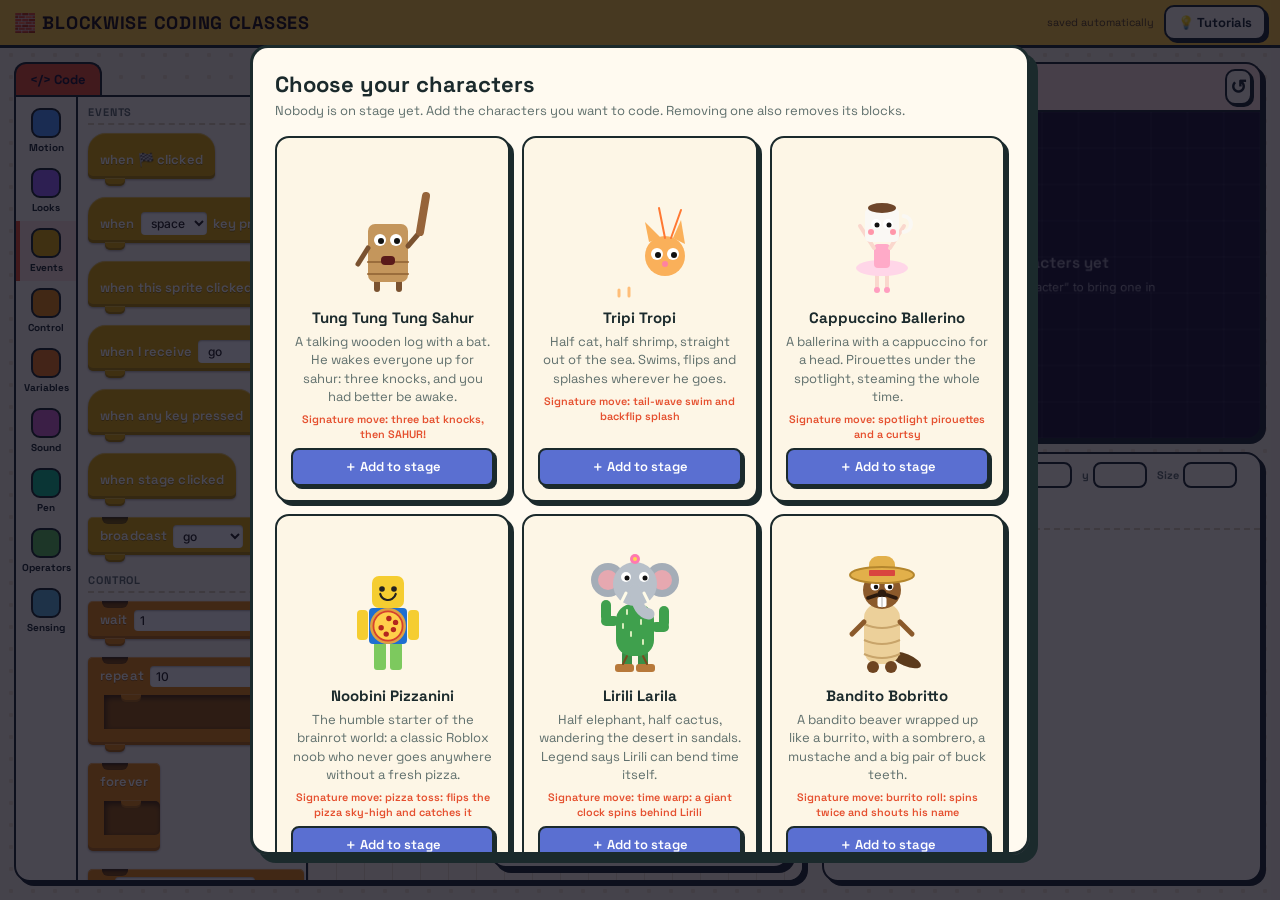
<file: editor.html>
<!doctype html>
<html lang="en"><head><script>var P=window.parent&&window.parent.BCA;window.BCA_LOAD=function(){return P?P.load():null};window.BCA_SAVE=function(s){if(P)P.save(s)};if(/mode=nolessons/.test(location.search))document.write("<style>#lcard{display:none!important}</style>");</script><meta charset="utf-8">
<meta name="viewport" content="width=device-width,initial-scale=1,viewport-fit=cover">
<title>Blockwise Coding Classes editor</title>
<link rel="preconnect" href="https://fonts.googleapis.com"><link rel="preconnect" href="https://fonts.gstatic.com" crossorigin>
<link rel="stylesheet" href="https://fonts.googleapis.com/css2?family=Inter:wght@400;500;600&family=Space+Grotesk:wght@500;600;700&display=swap">
<style>
:root{--bg:#14121f;--pn:#1f1c33;--ws:#171428;--ink:#f3f0ff;--mut:#9b95c4;--ln:#322e50;--hi:#ffd84d;--disp:"Space Grotesk","Inter",system-ui,sans-serif;color-scheme:dark;box-sizing:border-box;padding-top:env(safe-area-inset-top,0px);padding-bottom:env(safe-area-inset-bottom,0px)}
@media(prefers-color-scheme:light){:root:not([data-theme="dark"]){--bg:#f4f1ff;--pn:#fff;--ws:#ece8fb;--ink:#241f3d;--mut:#6a6490;--ln:#d9d3f2;--hi:#b8860b;color-scheme:light}}
:root[data-theme="light"]{--bg:#f4f1ff;--pn:#fff;--ws:#ece8fb;--ink:#241f3d;--mut:#6a6490;--ln:#d9d3f2;--hi:#b8860b;color-scheme:light}
*{box-sizing:border-box}html{scroll-padding-top:env(safe-area-inset-top,0px)}
body{margin:0;background:var(--bg);color:var(--ink);font:14px/1.45 "Inter",system-ui,-apple-system,"Segoe UI",sans-serif;user-select:none}
button,input,select{font-family:inherit}
header{display:flex;gap:12px;align-items:center;padding:8px 14px;border-bottom:1px solid var(--ln)}
header h1{font:700 17px/1.2 var(--disp);letter-spacing:.04em;text-transform:uppercase;margin:0;flex:1}header small{color:var(--mut)}
main{display:grid;grid-template-columns:230px minmax(300px,1fr) minmax(320px,480px);margin:10px;height:calc(100vh - 66px);min-height:520px;background:var(--pn);border:1px solid var(--ln);border-radius:10px;overflow:hidden}
.col{display:flex;flex-direction:column;min-height:0;min-width:0;border-right:1px solid var(--ln)}.col:last-child{border-right:0}
.col.del{box-shadow:inset 0 0 0 2px #d9453f}
.ph{display:flex;align-items:center;gap:8px;min-height:44px;padding:6px 10px;border-bottom:1px solid var(--ln);background:rgba(127,127,170,.08)}
.lbl{font:700 11px var(--disp);letter-spacing:.1em;text-transform:uppercase;color:var(--mut)}
#tabs{display:grid;grid-template-columns:1fr 1fr;gap:6px;padding:8px;border-bottom:1px solid var(--ln)}
#tabs button{display:flex;align-items:center;gap:7px;border:1px solid var(--ln);background:transparent;color:var(--ink);border-radius:6px;padding:6px 8px;font:600 12px var(--disp);cursor:pointer;text-align:left}
#tabs i{width:10px;height:10px;border-radius:3px;background:var(--c)}
#tabs button.on{background:var(--c);border-color:var(--c);color:#fff}#tabs button.on i{background:#fff}
#pal{overflow:auto;padding:14px 12px;flex:1;min-height:0}
#pal .b{margin:0 0 18px;cursor:grab;filter:drop-shadow(0 1px 1px rgba(0,0,0,.35))}
#pal input,#pal select{pointer-events:none}
#cards{display:flex;gap:4px;flex:1;min-width:0;flex-wrap:wrap}
#cards button{border:0;background:transparent;color:var(--mut);font:600 13px var(--disp);padding:6px 12px;border-radius:6px;cursor:pointer}
#cards button.on{background:var(--ln);color:var(--ink)}
#tidy{border:1px solid var(--ln);background:transparent;color:var(--ink);border-radius:6px;padding:5px 10px;font:600 12px var(--disp);cursor:pointer}
#scripts{position:relative;overflow:auto;flex:1;min-height:0;background-color:var(--ws);background-image:radial-gradient(var(--ln) 1.2px,transparent 1.2px);background-size:22px 22px;background-attachment:local}
.hint{position:absolute;inset:0;display:grid;place-items:center;text-align:center;padding:30px;color:var(--mut);pointer-events:none}
.room{position:absolute;width:1px;height:1px;pointer-events:none}
.script{position:absolute;display:flex;flex-direction:column;align-items:flex-start;filter:drop-shadow(0 1px 1px rgba(0,0,0,.4)) drop-shadow(0 9px 10px rgba(0,0,0,.25))}
.script.ghost{position:fixed;left:0;top:0;z-index:99;pointer-events:none;opacity:.94;will-change:transform;filter:drop-shadow(0 16px 14px rgba(0,0,0,.4))}
.snap{position:absolute;height:8px;border-radius:4px;background:#fff;box-shadow:0 0 0 2px var(--hi),0 0 14px 2px var(--hi);pointer-events:none;z-index:50;display:none}
/* blocks: bevelled bricks with a hole on top, a stud below, and an opening in C-blocks */
.b{--c:#777;position:relative;width:max-content;color:#fff;font:600 13px/1.2 var(--disp);letter-spacing:.01em;text-shadow:0 1px 0 rgba(0,0,0,.3)}
.Motion{--c:#4c97ff}.Looks{--c:#9966ff}.Events{--c:#e0a800}.Control{--c:#e8890f}.Variables{--c:#ee7a1a}.mkvar{display:flex;gap:6px;flex-wrap:wrap;margin-bottom:18px}#pal .mkvar input{pointer-events:auto;user-select:text;flex:1;min-width:0;border:1px solid var(--ln);background:var(--ws);color:var(--ink);border-radius:6px;padding:5px 8px;font-size:12px}
.mkvar button{border:0;border-radius:6px;background:var(--c,#ee7a1a);color:#fff;font:600 12px var(--disp);padding:5px 10px;cursor:pointer}.vchips{display:flex;flex-wrap:wrap;gap:5px;width:100%}
.vchip{display:flex;align-items:center;gap:5px;background:var(--ln);border-radius:12px;padding:2px 9px;font:600 12px var(--disp)}.vchip b{cursor:pointer;color:var(--mut)}#cards button.add{border:1px dashed var(--mut);color:var(--ink)}
#roster{position:fixed;inset:0;z-index:200;display:flex;align-items:center;justify-content:center;padding:16px;background:rgba(10,8,25,.75)}#roster[hidden]{display:none}
.rbox{background:var(--pn);color:var(--ink);border:1px solid var(--ln);border-radius:14px;max-width:780px;width:100%;max-height:90vh;overflow:auto;padding:22px}
.rbox h2{margin:0 0 4px;font:700 22px var(--disp)}.rsub{margin:0 0 16px;color:var(--mut)}
.rgrid{display:grid;grid-template-columns:repeat(auto-fit,minmax(200px,1fr));gap:12px}
.rcard{display:flex;flex-direction:column;align-items:center;text-align:center;gap:6px;padding:14px;border:2px solid var(--ln);border-radius:12px;background:var(--ws)}.rcard.on{border-color:#2fa84f}
.rcard h3{margin:0;font:700 15px var(--disp)}.rcard p{margin:0;font-size:13px;color:var(--mut)}.rcard small{color:var(--hi);font-weight:600}
.rcard button{margin-top:auto;width:100%;border:0;border-radius:8px;padding:8px 14px;font:600 13px var(--disp);color:#fff;cursor:pointer;background:#5a6fd1}.rcard.on button{background:#2fa84f}
.rdone{margin-top:16px;border:0;border-radius:8px;padding:9px 22px;font:600 14px var(--disp);background:var(--hi);color:#000;cursor:pointer}
.Sound{--c:#cf63cf}.Operators{--c:#59c059}.Sensing{--c:#5cb1d6}
.sl{display:inline-flex;align-items:center}.sl.hex{min-width:36px;height:22px;background:rgba(0,0,0,.3);clip-path:polygon(10px 0,calc(100% - 10px) 0,100% 50%,calc(100% - 10px) 100%,10px 100%,0 50%)}
.b.rep>.bh,.b.bool>.bh{min-height:24px;padding:3px 10px}.b.rep>.bh{border-radius:14px}
.b.bool>.bh{border-radius:0;padding:3px 17px;clip-path:polygon(11px 0,calc(100% - 11px) 0,100% 50%,calc(100% - 11px) 100%,11px 100%,0 50%)}
.b.rep>.bh::before,.b.rep>.bh::after,.b.bool>.bh::before,.b.bool>.bh::after{display:none!important}
.els{border-radius:0!important;min-height:30px}.els::before{display:none!important}.Pen{--c:#0fbd8c}
.bh{position:relative;display:flex;gap:6px;align-items:center;flex-wrap:wrap;min-height:38px;padding:7px 12px;background:var(--c);border-radius:5px;cursor:grab;touch-action:none;box-shadow:inset 0 1px 0 rgba(255,255,255,.3),inset 0 -3px 0 rgba(0,0,0,.2)}
.b input,.b select{border:0;border-radius:4px;padding:3px 6px;font:500 12px "Inter",system-ui,sans-serif;color:#222;background:#fff;max-width:140px;box-shadow:inset 0 1px 2px rgba(0,0,0,.3)}
.hat>.bh{border-radius:18px 18px 5px 5px;padding-top:14px;min-height:46px}
.b:not(.hat)>.bh::before{content:"";position:absolute;left:14px;top:0;width:26px;height:7px;border-radius:0 0 6px 6px;background:rgba(0,0,0,.45);box-shadow:inset 0 2px 3px rgba(0,0,0,.5)}
.b:not(.wrap):not(.cap)>.bh::after,.b.wrap>.bh::after,.b.wrap:not(.cap)>.foot::after{content:"";position:absolute;left:17px;top:calc(100% - 1px);width:20px;height:8px;border-radius:0 0 5px 5px;background:var(--c);box-shadow:inset 0 -2px 0 rgba(0,0,0,.22),inset 0 1px 0 rgba(255,255,255,.2);z-index:3}
.b.wrap>.bh::after{left:33px}
.b.wrap{background:var(--c);border-radius:5px;box-shadow:inset 0 -3px 0 rgba(0,0,0,.2)}
.b.wrap>.bh{border-radius:5px 5px 0 0;box-shadow:inset 0 1px 0 rgba(255,255,255,.3)}
.inner{margin-left:16px;min-height:34px;background:rgba(0,0,0,.34);box-shadow:inset 0 4px 5px rgba(0,0,0,.4),inset 4px 0 5px rgba(0,0,0,.25);border-radius:0 5px 5px 0}
.foot{position:relative;height:16px}
#stage{background:#1a1633;width:100%;aspect-ratio:4/3;display:block;touch-action:none}
.bar{display:flex;gap:8px;padding:8px 10px;border-bottom:1px solid var(--ln);background:rgba(127,127,170,.08)}
.bar button,#tut button{border:0;border-radius:6px;padding:7px 14px;font:600 13px var(--disp);letter-spacing:.02em;color:#fff;cursor:pointer}
#flag{background:#2fa84f}#stop{background:#d9453f}#reset{background:#5a6fd1}
#tut{padding:12px;overflow:auto;flex:1;min-height:90px}
#tut h3{margin:0 0 4px;font:700 16px var(--disp)}#tut ol{margin:4px 0 6px;padding-left:20px}
#ltabs{display:flex;gap:6px;margin-bottom:8px}
#ltabs button{background:var(--ln);color:var(--ink);padding:4px 10px}#ltabs button.on{background:var(--hi);color:#000}
.done{color:#3ccf6a;font-weight:700}.goal{color:var(--mut)}
#toast{position:fixed;left:50%;bottom:calc(20px + env(safe-area-inset-bottom,0px));transform:translateX(-50%);background:#000c;color:#fff;padding:8px 16px;border-radius:4px;display:none;z-index:100}
@media(max-width:900px){main{grid-template-columns:1fr;height:auto}.col{min-height:260px;border-right:0;border-bottom:1px solid var(--ln)}#stageCol{order:-1}#pal{max-height:320px}#scripts{min-height:340px}}

/* ===== Scratch-style layout + chunky look ===== */
:root:root{--menu:#ffd93d;--mtx:#1b1530;--bg:#fff1d6;--pn:#fffdf8;--ink:#1b1530;--mut:#6b5f8a;--ln:#e3d6b8;--ws:#fffaf0;--dot:#efe2c4;--sel:#ffe6f2;--hi:#ff5fa8;--bd:#1b1530;--sh:#1b1530;--disp:"Space Grotesk","Helvetica Neue",Arial,sans-serif;color-scheme:light}
@media(prefers-color-scheme:dark){:root:not([data-theme="light"]){--menu:#6d28d9;--mtx:#fff;--bg:#120d24;--pn:#1e1640;--ink:#f2edff;--mut:#a79bd1;--ln:#3a2f6b;--ws:#171033;--dot:#261c4d;--sel:#2e2160;--hi:#ff6fb5;--bd:#d9ceff;--sh:#6d28d9;--disp:"Space Grotesk","Helvetica Neue",Arial,sans-serif;color-scheme:dark}}
:root[data-theme="dark"]{--menu:#6d28d9;--mtx:#fff;--bg:#120d24;--pn:#1e1640;--ink:#f2edff;--mut:#a79bd1;--ln:#3a2f6b;--ws:#171033;--dot:#261c4d;--sel:#2e2160;--hi:#ff6fb5;--bd:#d9ceff;--sh:#6d28d9;--disp:"Space Grotesk","Helvetica Neue",Arial,sans-serif;color-scheme:dark}
[hidden]{display:none!important}
html,body{height:100%;margin:0}
body{display:flex;flex-direction:column;overflow:hidden;font:13px/1.4 var(--disp);color:var(--ink);background-color:var(--bg);background-image:radial-gradient(var(--dot) 2px,transparent 2.4px);background-size:22px 22px}
body::before{content:"";position:fixed;inset:0 0 auto;height:env(safe-area-inset-top,0px);background:var(--menu);z-index:10}
#menu{display:flex;align-items:center;gap:10px;height:48px;padding:0 14px;background:var(--menu);color:var(--mtx);border-bottom:3px solid var(--bd);flex:none}
#menu h1{font:700 18px var(--disp);text-transform:uppercase;letter-spacing:.04em;margin:0;flex:1;white-space:nowrap;overflow:hidden;text-overflow:ellipsis}#menu small{opacity:.75}
.mbtn{border:2.5px solid var(--bd);border-radius:10px;padding:7px 12px;background:var(--pn);color:var(--ink);font:700 13px var(--disp);cursor:pointer;box-shadow:3px 3px 0 var(--sh);transition:transform .1s,box-shadow .1s}
.mbtn:hover{background:var(--sel);transform:translate(-1px,-1px);box-shadow:4px 4px 0 var(--sh)}.mbtn:active{transform:translate(2px,2px);box-shadow:1px 1px 0 var(--sh)}
main{flex:1;min-height:0;height:auto;margin:0;display:grid;grid-template-columns:minmax(0,1fr) minmax(300px,440px);gap:18px;padding:14px 18px 18px 14px;background:none;border:0;border-radius:0;overflow:visible}
#left,#right{min-height:0;min-width:0;display:flex;flex-direction:column}
#tabbar{display:flex;gap:4px;flex:none}
#tabbar button{border:2.5px solid var(--bd);border-bottom:0;border-radius:12px 12px 0 0;background:var(--sel);color:var(--ink);padding:7px 14px;font:700 13px var(--disp);cursor:pointer}
#tabbar button.on{background:var(--hi);color:#1b1530}
#ed{flex:1;min-height:0;display:flex;background:var(--pn);border:2.5px solid var(--bd);border-radius:0 16px 16px 16px;box-shadow:4px 4px 0 var(--sh);overflow:hidden}
#palCol{display:flex;flex:none;min-height:0}#palCol.del{box-shadow:inset 0 0 0 3px #d9453f}
#tabs{display:flex;flex-direction:column;grid-template-columns:none;gap:0;width:62px;flex:none;padding:4px 0;border:0;border-right:2.5px solid var(--bd);overflow:auto}
#tabs button{flex-direction:column;align-items:center;gap:3px;border:0;border-radius:0;background:none;color:var(--ink);padding:7px 0;font:700 10px var(--disp);text-align:center}
#tabs i{width:30px;height:30px;border-radius:9px;border:2.5px solid var(--bd)}
#tabs button.on{background:var(--sel);color:var(--ink);box-shadow:inset 4px 0 0 var(--hi)}#tabs button.on i{background:var(--c)}
#pal{width:230px;flex:none;flex:none;position:relative;overflow:auto;padding:4px 10px;border-right:2.5px solid var(--bd)}#pal::after{content:"";display:block;height:60vh}
#pal h4{margin:16px 0 8px;font:700 11px var(--disp);text-transform:uppercase;letter-spacing:.08em;color:var(--mut);border-bottom:2px dashed var(--ln);padding-bottom:4px}
#wsw{flex:1;position:relative;min-width:0;display:flex}
#scripts{flex:1;min-width:0;background-color:var(--ws);background-image:linear-gradient(var(--dot) 1px,transparent 1px),linear-gradient(90deg,var(--dot) 1px,transparent 1px);background-size:28px 28px;background-attachment:local}
#tidy{position:absolute;top:10px;right:18px;z-index:5}
.script.ghost{transition:transform var(--d,0ms) ease}
body:has(.script.ghost) #lcard{pointer-events:none}
#sbar{display:flex;align-items:center;gap:8px;padding:4px 8px;background:var(--sel);border:2.5px solid var(--bd);border-bottom:0;border-radius:16px 16px 0 0;box-shadow:4px 4px 0 var(--sh);flex:none}
#sbar span{flex:1}
#sbar button{display:flex;border:2px solid var(--bd);border-radius:10px;background:var(--pn);color:var(--ink);padding:3px;cursor:pointer;font:700 20px var(--disp);box-shadow:2px 2px 0 var(--sh)}#sbar button:active{transform:translate(1px,1px);box-shadow:none}
#stage{width:100%;aspect-ratio:4/3;display:block;touch-action:none;flex:none;border:2.5px solid var(--bd);border-radius:0 0 16px 16px;box-shadow:4px 4px 0 var(--sh)}
#spane{flex:1;min-height:0;margin-top:12px;background:var(--pn);border:2.5px solid var(--bd);border-radius:16px;box-shadow:4px 4px 0 var(--sh);overflow:auto}
#info{display:flex;flex-wrap:wrap;gap:6px 10px;align-items:center;padding:8px;border-bottom:2.5px dashed var(--ln)}
#info label{display:flex;align-items:center;gap:4px;font:700 11px var(--disp);color:var(--mut)}
#info input{width:54px;border:2px solid var(--bd);border-radius:8px;padding:3px 7px;background:var(--pn);color:var(--ink);font:12px var(--disp)}#iname{width:110px!important}
#vis{border:0;background:none;font-size:18px;cursor:pointer}#vis.off{opacity:.3}
#cards{display:flex;flex-wrap:wrap;gap:8px;padding:8px;flex:none}
#cards button{width:84px;min-height:92px;border:2.5px solid var(--bd);border-radius:12px;background:var(--pn);color:var(--ink);padding:4px;cursor:pointer;display:flex;flex-direction:column;align-items:center;justify-content:center;font:700 11px var(--disp);box-shadow:3px 3px 0 var(--sh)}
#cards button.on{background:var(--hi);color:#1b1530}#cards button.add{border-style:dashed;box-shadow:none;color:var(--ink)}
#cards canvas{width:56px;height:56px}.plus{font-size:28px;line-height:1.1}
#lcard{position:absolute;right:12px;bottom:12px;width:300px;max-width:calc(100% - 24px);max-height:62%;display:flex;flex-direction:column;background:var(--pn);border:2.5px solid var(--bd);border-radius:16px;box-shadow:5px 5px 0 var(--sh);z-index:6}
#lh{display:flex;align-items:center;padding:5px 8px 5px 12px;background:var(--hi);color:#1b1530;border-radius:13px 13px 0 0;border-bottom:2.5px solid var(--bd);font:700 13px var(--disp)}#lh b{flex:1}
#lh button{border:2px solid var(--bd);background:var(--pn);color:var(--ink);border-radius:6px;width:24px;cursor:pointer;font-weight:700}
#tut{padding:10px;overflow:auto;flex:1;min-height:0}#lcard.min #tut{display:none}
#tut button{background:var(--sel);color:var(--ink);border:2px solid var(--bd);box-shadow:2px 2px 0 var(--sh)}
#ltabs{flex-wrap:wrap}#ltabs button{background:var(--sel);color:var(--ink)}#ltabs button.on{background:var(--hi);color:#1b1530}
.rbox{background:var(--pn);border:3px solid var(--bd);border-radius:18px;box-shadow:8px 8px 0 var(--sh)}
.rcard{border:2.5px solid var(--bd);border-radius:14px;box-shadow:4px 4px 0 var(--sh)}.rcard.on{background:var(--sel)}
.rcard button,.rdone{border:2.5px solid var(--bd);box-shadow:3px 3px 0 var(--sh)}.rdone{background:var(--menu);color:var(--mtx)}
#toast{border:2px solid var(--bd);border-radius:10px;z-index:230}
#tmenu{position:fixed;inset:0;z-index:120;background:#0008;display:flex;align-items:center;justify-content:center;padding:12px}
#tbox{background:var(--pn);border:3px solid var(--bd);border-radius:18px;box-shadow:8px 8px 0 var(--sh);padding:18px;width:min(720px,100%);max-height:90%;overflow:auto}
#tbox h2{margin:0 0 4px;font:700 20px var(--disp)}#tbox p{margin:0 0 12px;color:var(--mut)}#tx{background:var(--menu);color:var(--mtx)}
#tgrid{display:grid;grid-template-columns:repeat(auto-fill,minmax(190px,1fr));gap:12px;margin-bottom:14px}
#tgrid button{text-align:left;border:2.5px solid var(--bd);border-radius:12px;background:var(--pn);color:var(--ink);padding:10px;cursor:pointer;display:flex;flex-direction:column;gap:2px;font:inherit;box-shadow:4px 4px 0 var(--sh);transition:transform .1s,box-shadow .1s}
#tgrid button:hover{transform:translate(-2px,-2px);box-shadow:6px 6px 0 var(--sh);background:var(--sel)}#tgrid span{font-size:24px}#tgrid small{color:var(--mut)}
#shield{position:fixed;inset:0;z-index:150}body.tour #roster{z-index:140}
#ring{position:fixed;z-index:160;pointer-events:none;border:3px solid var(--hi);border-radius:8px;opacity:0;transition:left .5s,top .5s,width .5s,height .5s,opacity .3s;animation:pr 1.2s infinite}
@keyframes pr{50%{box-shadow:0 0 0 8px #ff5fa855}}
#tcur{position:fixed;left:0;top:0;z-index:210;pointer-events:none;opacity:0;transition:transform var(--d,0ms) ease,opacity .3s,scale .15s;filter:drop-shadow(0 2px 3px #0006)}#tcur.dn{scale:.78}
#capt{display:none;position:fixed;left:50%;bottom:calc(14px + env(safe-area-inset-bottom,0px));transform:translateX(-50%);width:min(660px,94vw);z-index:220;background:var(--pn);color:var(--ink);border:3px solid var(--bd);border-radius:16px;box-shadow:6px 6px 0 var(--sh);padding:12px 14px}
#tt{font:700 20px var(--disp);display:block;margin-bottom:4px}#tx2{min-height:54px;font-size:18px;line-height:1.5}#cb{display:flex;flex-wrap:wrap;gap:6px;justify-content:flex-end;margin-top:8px}
@media(max-width:900px){html,body{height:auto;min-height:100%}body{overflow:auto}main{grid-template-columns:1fr;flex:none}#right{order:-1}#left{height:600px}#pal{width:170px;max-height:none}}
:root:root{--menu:#ffc93c;--mtx:#1a1210;--bg:#f8f1e3;--pn:#fffaf0;--ink:#1b2a2c;--mut:#5f6f6c;--ln:#dccfb4;--ws:#fdf6e6;--dot:#eadfc6;--sel:#ffe3d9;--hi:#e5502f;--bd:#1b2a2c;--sh:#1b2a2c;color-scheme:light}
@media(prefers-color-scheme:dark){:root:not([data-theme="light"]){--menu:#1fb5a8;--mtx:#06201e;--bg:#0e1719;--pn:#15252a;--ink:#f6efe2;--mut:#93a8a6;--ln:#254047;--ws:#101d20;--dot:#1a2d31;--sel:#1d3a3f;--hi:#ff8a6b;--bd:#8fc7c9;--sh:#a8442f;color-scheme:dark}}
:root[data-theme="dark"]{--menu:#1fb5a8;--mtx:#06201e;--bg:#0e1719;--pn:#15252a;--ink:#f6efe2;--mut:#93a8a6;--ln:#254047;--ws:#101d20;--dot:#1a2d31;--sel:#1d3a3f;--hi:#ff8a6b;--bd:#8fc7c9;--sh:#a8442f;color-scheme:dark}
</style></head><body>
<div id="menu"><h1>🧱 Blockwise Coding Classes</h1><small>saved automatically</small><button class="mbtn" id="tbtn">💡 Tutorials</button></div>
<main>
<section id="left"><div id="tabbar"><button class="on">&lt;/&gt; Code</button></div>
<div id="ed"><div id="palCol"><div id="tabs"></div><div id="pal"></div></div><div id="wsw"><div id="scripts"></div><button class="mbtn" id="tidy">Tidy up</button>
<div id="lcard"><div id="lh"><b>📚 Lessons</b><button id="lmin" title="Minimize">–</button></div><div id="tut"></div></div></div></div></section>
<section id="right"><div id="sbar"><button id="flag" title="Go"><svg viewBox="0 0 24 24" width="28" height="28"><path d="M5 3v18" stroke="#2f8f4e" stroke-width="2.5" stroke-linecap="round"/><path d="M5 4c4-2 7 2 12 0v9c-5 2-8-2-12 0z" fill="#4cbf56" stroke="#2f8f4e" stroke-width="1.5" stroke-linejoin="round"/></svg></button><button id="stop" title="Stop"><svg viewBox="0 0 24 24" width="28" height="28"><path d="M8 3h8l5 5v8l-5 5H8l-5-5V8z" fill="#ec5959" stroke="#b83a3a" stroke-width="1.5" stroke-linejoin="round"/></svg></button><span></span><button id="reset" title="Reset characters">↺</button></div>
<canvas id="stage" width="480" height="360"></canvas>
<div id="spane"><div id="info"><label>Character <input id="iname" disabled></label><label>x <input id="ix" type="number"></label><label>y <input id="iy" type="number"></label><label>Size <input id="isz" type="number"></label><label>Direction <input id="idr" type="number"></label><button id="vis" title="Show / hide">👁</button></div><div id="cards"></div></div></section>
</main>
<div id="toast"></div>
<div id="shield" hidden></div><div id="ring"></div>
<svg id="tcur" viewBox="0 0 24 24" width="28" height="28"><path d="M3 2l16 9-7 2-3 7z" fill="#fff" stroke="#222" stroke-width="1.5" stroke-linejoin="round"/></svg>
<div id="capt"><b id="tt"></b><div id="tx2"></div><div id="cb"><button class="mbtn" id="cpause">⏸ Pause</button><button class="mbtn" id="cmute">🔊 Voice on</button><button class="mbtn" id="call">☰ All tutorials</button><button class="mbtn" id="crep">⟲ Replay</button><button class="mbtn" id="cclose">✕ Close</button></div></div>
<div id="tmenu" hidden><div id="tbox"><h2>💡 Animated tutorials</h2><p>Watch the cursor do it for you. Your own project stays untouched.</p><div id="tgrid"></div><button class="mbtn" id="tx">Close</button></div></div>
<script>
"use strict";
const $=s=>document.querySelector(s),E=(t,c,x)=>{const e=document.createElement(t);if(c)e.className=c;if(x!=null)e.textContent=x;return e};
const cl=(v,a,b)=>Math.max(a,Math.min(b,v)),NOW=()=>performance.now();
const KEYS=['space','up','down','left','right','a','d','s','w','q','e','f','z','x','enter'],MSG=['go','jump','party','boom','win','fire','hello','freeze','lose'],CND=['touching edge','touching another sprite','space held','mouse down','score > 5','score > 10','score = 0','on left half','on top half','on right half','on bottom half','touching left edge','touching right edge','any key pressed'],PC={red:'#ff4d6d',blue:'#4c97ff',green:'#3ccf6a',yellow:'#ffd84d',pink:'#ff9ec0',white:'#ffffff'},SND=['boop','pop','laser','bruh','boing','ding','wow','sad'],WAVE=['sine','square','sawtooth','triangle'],VN=['score'],MF={abs:Math.abs,sqrt:x=>Math.sqrt(Math.max(0,x)),sin:x=>Math.sin(x*Math.PI/180),cos:x=>Math.cos(x*Math.PI/180),floor:Math.floor,ceil:Math.ceil,round:Math.round};
const n=(k,d)=>({n:k,k:'num',d}),t=(k,d)=>({n:k,k:'text',d}),s=(k,o)=>({n:k,k:'sel',o}),bl=k=>({n:k,k:'bool',d:false});
const D={
when_flag:['Events','hat',['when 🏁 clicked']],when_key:['Events','hat',['when',s('a',KEYS),'key pressed']],
when_click:['Events','hat',['when this sprite clicked']],when_msg:['Events','hat',['when I receive',s('a',MSG)]],when_any_key:['Events','hat',['when any key pressed']],when_stage_click:['Events','hat',['when stage clicked']],
broadcast:['Events','stack',['broadcast',s('a',MSG)]],
move:['Motion','stack',['move',n('a',10),'steps']],turn_r:['Motion','stack',['turn ↻',n('a',15),'degrees']],
turn_l:['Motion','stack',['turn ↺',n('a',15),'degrees']],goto_xy:['Motion','stack',['go to x:',n('a',0),'y:',n('b',0)]],
point:['Motion','stack',['point in direction',n('a',90)]],change_x:['Motion','stack',['change x by',n('a',10)]],
change_y:['Motion','stack',['change y by',n('a',10)]],glide:['Motion','stack',['glide',n('a',1),'secs to x:',n('b',0),'y:',n('e',0)]],
say_for:['Looks','stack',['say',t('a','Hello!'),'for',n('b',2),'seconds']],say:['Looks','stack',['say',t('a','Hello!')]],
show:['Looks','stack',['show']],hide:['Looks','stack',['hide']],size_set:['Looks','stack',['set size to',n('a',100),'%']],
size_chg:['Looks','stack',['change size by',n('a',10)]],dance:['Looks','stack',['dance']],special:['Looks','stack',['do signature move']],
wait:['Control','stack',['wait',n('a',1),'seconds']],repeat:['Control','c',['repeat',n('a',10)]],forever:['Control','cap',['forever']],
if:['Control','c',['if',s('a',CND),'then']],stop:['Control','cap',['stop all']],
set_var:['Variables','stack',['set',s('v',VN),'to',n('a',0)]],change_var:['Variables','stack',['change',s('v',VN),'by',n('a',1)]],
mul_var:['Variables','stack',['multiply',s('v',VN),'by',n('a',2)]],rand_var:['Variables','stack',['set',s('v',VN),'to random',n('a',1),'to',n('b',10)]],
say_var:['Variables','stack',['say value of',s('v',VN),'for',n('b',2),'seconds']],
ifv:['Variables','c',['if',s('v',VN),s('o',['>','<','=']),n('a',0),'then']],repeat_var:['Variables','c',['repeat',s('v',VN),'times']],
goto_rand:['Motion','stack',['go to random spot']],set_x:['Motion','stack',['set x to',n('a',0)]],set_y:['Motion','stack',['set y to',n('a',0)]],
goto_mouse:['Motion','stack',['go to mouse pointer']],point_mouse:['Motion','stack',['point towards mouse']],bounce:['Motion','stack',['if on edge, bounce']],
think_for:['Looks','stack',['think',t('a','Hmm...'),'for',n('b',2),'seconds']],color_chg:['Looks','stack',['change color by',n('a',40)]],
color_set:['Looks','stack',['set color to',n('a',0)]],spin:['Looks','stack',['spin around']],shake:['Looks','stack',['wiggle']],
repeat_until:['Control','c',['repeat until',s('a',CND)]],wait_until:['Control','stack',['wait until',s('a',CND)]],stop_this:['Control','cap',['stop this script']],
play_note:['Sound','stack',['play note',n('a',60),'for',n('b',0.5),'beats']],play_sound:['Sound','stack',['play sound',s('a',SND)]],
pen_down:['Pen','stack',['pen down']],pen_up:['Pen','stack',['pen up']],pen_color:['Pen','stack',['set pen color to',s('a',Object.keys(PC))]],
pen_size:['Pen','stack',['set pen size to',n('a',3)]],stamp:['Pen','stack',['stamp']],pen_clear:['Pen','stack',['erase all drawing']]};
const CATS=[['Motion','#4c97ff'],['Looks','#9966ff'],['Events','#e0a800'],['Control','#e8890f'],['Variables','#ee7a1a'],['Sound','#cf63cf'],['Pen','#0fbd8c'],['Operators','#59c059'],['Sensing','#5cb1d6']];
Object.assign(D,{ifelse:['Control','c',['if',s('a',CND),'then']],
var_get:['Variables','rep',[s('v',VN)]],
op_add:['Operators','rep',[n('a',0),'+',n('b',0)]],op_sub:['Operators','rep',[n('a',0),'−',n('b',0)]],op_mul:['Operators','rep',[n('a',0),'×',n('b',0)]],op_div:['Operators','rep',[n('a',0),'÷',n('b',0)]],
op_mod:['Operators','rep',[n('a',10),'mod',n('b',3)]],op_rand:['Operators','rep',['pick random',n('a',1),'to',n('b',10)]],op_math:['Operators','rep',[s('f',Object.keys(MF)),'of',n('a',9)]],
op_join:['Operators','rep',['join',t('a','hello '),t('b','world')]],op_len:['Operators','rep',['length of',t('a','hello')]],op_letter:['Operators','rep',['letter',n('a',1),'of',t('b','hello')]],
op_gt:['Operators','bool',[n('a',0),'>',n('b',0)]],op_lt:['Operators','bool',[n('a',0),'<',n('b',0)]],op_eq:['Operators','bool',[t('a','a'),'=',t('b','a')]],
op_and:['Operators','bool',[bl('a'),'and',bl('b')]],op_or:['Operators','bool',[bl('a'),'or',bl('b')]],op_not:['Operators','bool',['not',bl('a')]],op_has:['Operators','bool',[t('a','hello'),'contains',t('b','e'),'?']],
mouse_x:['Sensing','rep',['mouse x']],mouse_y:['Sensing','rep',['mouse y']],x_pos:['Sensing','rep',['x position']],y_pos:['Sensing','rep',['y position']],dir_rep:['Sensing','rep',['direction']],size_rep:['Sensing','rep',['size']],
timer:['Sensing','rep',['timer']],dist_mouse:['Sensing','rep',['distance to mouse']],
key_down:['Sensing','bool',['key',s('a',KEYS),'pressed?']],touch_edge:['Sensing','bool',['touching edge?']],touch_sprite:['Sensing','bool',['touching another sprite?']],mouse_dn:['Sensing','bool',['mouse down?']],
reset_timer:['Sensing','stack',['reset timer']]});
Object.assign(D,{
go_home:['Motion','stack',['go back to start']],jump:['Motion','stack',['jump',n('a',60),'high']],flip:['Motion','stack',['flip around']],point_rand:['Motion','stack',['point in random direction']],
glide_rand:['Motion','stack',['glide',n('a',1),'secs to random spot']],glide_mouse:['Motion','stack',['glide',n('a',1),'secs to mouse pointer']],
pulse:['Looks','stack',['pulse (grow & shrink)']],blink:['Looks','stack',['blink']],rainbow:['Looks','stack',['rainbow colors']],
say_rand:['Looks','stack',['say random number',n('a',1),'to',n('b',10),'for',n('e',2),'seconds']],reset_look:['Looks','stack',['reset size & color']],
wait_rand:['Control','stack',['wait random',n('a',1),'to',n('b',3),'seconds']],repeat_rand:['Control','c',['repeat random',n('a',2),'to',n('b',6),'times']],
forever_if:['Control','cap',['forever if',s('a',CND)]],
div_var:['Variables','stack',['divide',s('v',VN),'by',n('a',2)]],round_var:['Variables','stack',['round',s('v',VN)]],
change_var_rand:['Variables','stack',['change',s('v',VN),'by random',n('a',1),'to',n('b',5)]],
set_var_x:['Variables','stack',['set',s('v',VN),'to my x position']],set_var_y:['Variables','stack',['set',s('v',VN),'to my y position']],
ifv_else:['Variables','c',['if',s('v',VN),s('o',['>','<','=']),n('a',0),'then']],
play_scale:['Sound','stack',['play scale from note',n('a',60)]],play_wave:['Sound','stack',['play',s('w',WAVE),'tone at',n('a',440),'Hz for',n('b',0.5),'secs']],
play_rand:['Sound','stack',['play random note']],play_drum:['Sound','stack',['play drum beat']],
pen_rand_color:['Pen','stack',['set pen to random color']],pen_shift:['Pen','stack',['next pen color']],pen_size_chg:['Pen','stack',['change pen size by',n('a',2)]],
pen_circle:['Pen','stack',['draw circle, radius',n('a',30)]],pen_dot:['Pen','stack',['draw dot, radius',n('a',8)]],
op_min:['Operators','rep',['min of',n('a',3),'and',n('b',7)]],op_max:['Operators','rep',['max of',n('a',3),'and',n('b',7)]],op_pow:['Operators','rep',[n('a',2),'to the power',n('b',3)]],
op_upper:['Operators','rep',['UPPERCASE',t('a','hello')]],op_rep_text:['Operators','rep',['repeat text',t('a','ha'),n('b',3),'times']],
op_even:['Operators','bool',[n('a',4),'is even?']],op_between:['Operators','bool',[n('a',5),'is between',n('b',1),'and',n('e',10)]],
key_any:['Sensing','bool',['any key pressed?']],secs_rep:['Sensing','rep',['seconds on the clock']],sprites_rep:['Sensing','rep',['characters on stage']],
dist_sprite:['Sensing','rep',['distance to nearest character']],edge_dist:['Sensing','rep',['distance to edge']]});
const kind=b=>D[b.t][1];
function mk(tp){const b={t:tp};D[tp][2].forEach(p=>{if(p.n)b[p.n]=p.k=='sel'?p.o[0]:p.d});if(D[tp][1]=='c'||tp=='forever'||tp=='forever_if')b.c=[];if(tp=='ifelse'||tp=='ifv_else')b.c2=[];return b}

/* ---------- characters (drawn on canvas, feet at 0,0) ---------- */
const Ci=(c,x,y,r,f)=>{c.fillStyle=f;c.beginPath();c.arc(x,y,r,0,7);c.fill()};
const Ri=(c,x,y,w,h,f,r=4)=>{c.fillStyle=f;c.beginPath();c.roundRect(x,y,w,h,r);c.fill()};
const Ln=(c,x1,y1,x2,y2,w,f)=>{c.strokeStyle=f;c.lineWidth=w;c.lineCap='round';c.beginPath();c.moveTo(x1,y1);c.lineTo(x2,y2);c.stroke()};
const Eyes=(c,x,y,dx,r)=>[-1,1].forEach(q=>{Ci(c,x+q*dx,y,r,'#fff');Ci(c,x+q*dx+1,y+1,r/2,'#111')});
const ART={
Tung(c,p){let hop=0,sw=0,red=0;
 if(p!=null){[.04,.32,.6].forEach((st,i)=>{const q=(p-st)/.26;if(q>=0&&q<=1){hop=Math.sin(q*Math.PI)*(i==2?28:16);sw=q<.4?-.5-.3*(q/.4):q<.6?-.8+(q-.4)/.2*2.1:1.3-(q-.6)/.4*1.8}});red=p>.58&&p<.95}
 c.translate(0,-hop);Ri(c,-14,-14,6,14,'#7a5230');Ri(c,8,-14,6,14,'#7a5230');Ri(c,-20,-68,40,58,'#c4965c',7);
 Ln(c,-20,-30,20,-30,2,'#9a6d3c');Ln(c,-20,-18,20,-18,2,'#9a6d3c');Eyes(c,0,-52,8,6);if(red)[-1,1].forEach(q=>Ci(c,q*8+1,-51,3.6,'#ff2a2a'));Ri(c,-7,-36,14,9,'#5a1a1a');
 c.save();c.translate(20,-46);c.rotate(sw);Ln(c,0,0,12,-14,5,'#7a5230');Ln(c,12,-14,18,-50,8,'#96643a');c.restore();Ln(c,-20,-44,-30,-28,5,'#7a5230')},
Tripi(c,p){let wave=0,curl=0,flip=0,hop=0,ws=0;
 if(p!=null){wave=Math.min(p/.2,1)*(p<.55?1:Math.max(0,1-(p-.55)/.1));if(p>.5&&p<.8)curl=Math.min((p-.5)/.15,1)*(p>.72?1-(p-.72)/.08:1);
  if(p>.72&&p<.92){const q=(p-.72)/.2;hop=Math.sin(q*Math.PI)*60;flip=-q*Math.PI*2}ws=Math.sin(p*40)*6}
 c.translate(0,-hop);if(flip){c.translate(0,-30);c.rotate(flip);c.translate(0,30)}
 [[-34,-16,15],[-48,-12,11],[-58,-8,7]].forEach(([x,y,r],i)=>Ci(c,x+curl*(i+1)*7,y+Math.sin(p*20-i*1.1)*8*wave*(i+1)/2-curl*(i+1)*10,r,'#ff7832'));
 Ri(c,-70+curl*28,-12+Math.sin(p*20-3.3)*8*wave*2-curl*40,12,6,'#ff7832');
 Ln(c,-30,-4,-30,4,3,'#ffbe78');Ln(c,-40,-2,-40,4,3,'#ffbe78');Ci(c,6,-36,20,'#fab05a');
 c.fillStyle='#fab05a';[[-10,-50,-14,-70,2,-54],[14,-54,22,-72,26,-48]].forEach(a=>{c.beginPath();c.moveTo(a[0],a[1]);c.lineTo(a[2],a[3]);c.lineTo(a[4],a[5]);c.fill()});
 Eyes(c,6,-38,8,6);Ci(c,6,-28,3,'#ff82a0');Ln(c,6,-54,0+ws,-84,2,'#ff7832');Ln(c,12,-54,22-ws,-82,2,'#ff7832')},
Capp(c,p){let sx=1,up=0,bow=0,arms=0;
 if(p!=null){up=Math.min(p/.12,1)*10;if(p>.82){up=10*(1-(p-.82)/.18);bow=Math.sin((p-.82)/.18*Math.PI)*.3}
  if(p>.12&&p<.82){sx=Math.cos((p-.12)/.7*Math.PI*10);arms=1}}
 c.translate(0,-up);c.rotate(bow);c.scale(Math.abs(sx)<.12?(sx<0?-.12:.12):sx,1);
 Ln(c,-5,-22,-5,-2,4,'#fad7cd');Ln(c,5,-22,5,-2,4,'#fad7cd');Ci(c,-5,-2,3,'#ff9ec0');Ci(c,5,-2,3,'#ff9ec0');
 c.fillStyle='#ffd6e8';c.beginPath();c.ellipse(0,-24,26,8,0,0,7);c.fill();Ri(c,-8,-48,16,24,'#ffaac8');
 if(arms){Ln(c,-8,-44,-28,-66,4,'#fad7cd');Ln(c,-28,-66,-20,-98,4,'#fad7cd');Ln(c,8,-44,28,-66,4,'#fad7cd');Ln(c,28,-66,20,-98,4,'#fad7cd')}
 else{Ln(c,-8,-44,-22,-66,4,'#fad7cd');Ln(c,8,-44,22,-66,4,'#fad7cd')}
 Ri(c,-17,-84,34,34,'#faf8f4',5);
 c.fillStyle='#6e462a';c.beginPath();c.ellipse(0,-84,14,5,0,0,7);c.fill();c.strokeStyle='#faf8f4';c.lineWidth=4;c.beginPath();c.arc(21,-68,8,-1.5,1.5);c.stroke();
 if(sx>0){Eyes(c,0,-68,6,5);Ci(c,-11,-60,3,'#ff96aa');Ci(c,11,-60,3,'#ff96aa')}}};
const SIGD={Tung:2600,Tripi:2600,Capp:3200},PS=s=>({x:240+s.x,y:180-s.y,k:s.size/100*.8});
const FX={
Tung:{b(c,s,p){if(p>.85){const a=Math.min((p-.85)/.1,1)*(1-Math.max(0,(p-.95)/.05))*.5,g=c.createRadialGradient(240,360,10,240,360,360);g.addColorStop(0,'rgba(255,150,40,'+a+')');g.addColorStop(1,'rgba(255,150,40,0)');c.fillStyle=g;c.fillRect(0,0,480,360)}},
 f(c,s,p){const{x,y,k}=PS(s);[.04,.32,.6].forEach((st,i)=>{const q=(p-st)/.26;if(q>.45&&q<1.5){const r=(q-.45)*(i==2?90:60)*k,al=1-(q-.45)/1.05;
   c.strokeStyle='rgba(255,220,150,'+al+')';c.lineWidth=3*k;c.beginPath();c.ellipse(x+25*k,y,r,r*.3,0,0,7);c.stroke();
   c.fillStyle='rgba(255,240,200,'+al+')';c.font='700 '+(18+i*4)+'px "Space Grotesk",sans-serif';c.textAlign='center';c.fillText(i==2?'TUNG!!':'TUNG!',x+45*k,y-100*k-(q-.45)*24);c.textAlign='left'}});
  if(p>.86){const q=Math.min((p-.86)/.1,1);c.save();c.translate(240,70);c.scale(.6+.5*q,.6+.5*q);c.fillStyle='#ffd84d';c.strokeStyle='#7a2d00';c.lineWidth=5;c.font='700 40px "Space Grotesk",sans-serif';c.textAlign='center';c.strokeText('SAHUR!',0,0);c.fillText('SAHUR!',0,0);c.restore()}}},
Tripi:{b(c,s,p){const{x,y,k}=PS(s),a=Math.min(p/.1,(1-p)/.1,1)*.4;c.fillStyle='rgba(70,170,255,'+a+')';c.beginPath();c.moveTo(x-110*k,y+14*k);
  for(let i=-110;i<=110;i+=10)c.lineTo(x+i*k,y+(Math.sin(i/14+p*25)*4)*k);c.lineTo(x+110*k,y+14*k);c.fill()},
 f(c,s,p){const{x,y,k}=PS(s);c.lineWidth=1.5;for(let i=0;i<7;i++){const t=(p*1.5+i*.15)%1;c.strokeStyle='rgba(190,235,255,'+(.8*(1-t))+')';c.beginPath();c.arc(x+(i-3)*16*k+Math.sin(p*8+i)*5*k,y-20*k-t*100*k,(3+i%3*2)*k,0,7);c.stroke()}
  if(p>.9){const q=(p-.9)/.1,al=1-q;c.fillStyle='rgba(150,215,255,'+al+')';for(let i=0;i<8;i++){c.beginPath();c.arc(x-20*k+(i-3.5)*10*k*(.4+q),y-Math.sin(q*Math.PI)*30*k*(.6+i%3*.3),3*k,0,7);c.fill()}
   c.strokeStyle='rgba(190,235,255,'+al+')';c.lineWidth=2;c.beginPath();c.ellipse(x-20*k,y,q*60*k,q*14*k,0,0,7);c.stroke()}}},
Capp:{b(c,s,p){const{x,y}=PS(s),a=Math.min(p/.1,(1-p)/.1,1)*.3,g=c.createLinearGradient(0,0,0,y);g.addColorStop(0,'rgba(255,245,210,'+a+')');g.addColorStop(1,'rgba(255,245,210,'+a*.4+')');
  c.fillStyle=g;c.beginPath();c.moveTo(x-16,0);c.lineTo(x+16,0);c.lineTo(x+85,y+6);c.lineTo(x-85,y+6);c.fill();c.fillStyle='rgba(255,245,210,'+a+')';c.beginPath();c.ellipse(x,y+4,85,12,0,0,7);c.fill()},
 f(c,s,p){const{x,y,k}=PS(s);for(let i=0;i<6;i++){const t=(p*3+i/6)%1;c.fillStyle='rgba(255,255,255,'+(.7*(1-t))+')';c.beginPath();c.arc(x+Math.sin(t*6+i)*9*k,y-90*k-t*45*k,(3+t*6)*k,0,7);c.fill()}
  if(p>.12&&p<.85)for(let i=0;i<8;i++){const a=i/8*6.283+p*14;c.fillStyle=i%2?'#ffd84d':'#ff9ec0';c.font='16px sans-serif';c.fillText('✦',x+Math.cos(a)*55*k-6,y-50*k+Math.sin(a)*14*k)}
  if(p>.8){const q=Math.min((p-.8)/.2,1);for(let i=0;i<7;i++){c.fillStyle='rgba(255,100,150,'+(1-q)+')';c.font='20px sans-serif';c.fillText('♥',x+(i-3)*16*k-6,y-60*k-q*(40+i%3*25)*k)}}}}};
const ALL=[['Tung','Tung Tung Tung Sahur','TUNG TUNG TUNG SAHUR!',100],['Tripi','Tripi Tropi','Tripi Tropi Tropa Tripi!',0],['Capp','Cappuccino Ballerino','Cappuccino Ballerino!',-100]]
 .map(([id,name,catch_,y])=>({id,name,catch_,draw:ART[id],x:-150,hx:-150,y,home:y,dir:90,size:100,vis:1,say:'',anim:null,scripts:[]}));
const SP=[];let cur=null,V={score:0},LOG,th=[],keys={},mouse=false,pending=0;

/* ---------- interpreter (generators = Scratch-like threads) ---------- */
function* ex(list,sp){for(const b of list)yield*B[b.t](RS(b,sp),sp)}
const mv=(sp,a)=>{const r=sp.dir*Math.PI/180;pos(sp,sp.x+a*Math.sin(r),sp.y+a*Math.cos(r));LOG.d[sp.id]=(LOG.d[sp.id]||0)+Math.abs(a)};
const sleep=function*(sec){const e=NOW()+sec*1000;while(NOW()<e)yield};
const COND={'touching edge':sp=>Math.abs(sp.x)>=225||Math.abs(sp.y)>=165,'space held':()=>!!keys.space,'score > 5':()=>V.score>5,'mouse down':()=>mouse,'touching another sprite':sp=>SP.some(o=>o!==sp&&o.vis&&Math.hypot(o.x-sp.x,o.y-sp.y)<60),'score > 10':()=>V.score>10,'score = 0':()=>V.score==0,'on left half':sp=>sp.x<0,'on top half':sp=>sp.y>0,'on right half':sp=>sp.x>=0,'on bottom half':sp=>sp.y<=0,'touching left edge':sp=>sp.x<=-225,'touching right edge':sp=>sp.x>=225,'any key pressed':()=>Object.values(keys).some(Boolean)};
const B={
move:function*(b,sp){mv(sp,b.a)},turn_r:function*(b,sp){sp.dir+=b.a},turn_l:function*(b,sp){sp.dir-=b.a},
goto_xy:function*(b,sp){sp.x=cl(b.a,-240,240);sp.y=cl(b.b,-180,180)},point:function*(b,sp){sp.dir=b.a},
change_x:function*(b,sp){sp.x=cl(sp.x+b.a,-240,240)},change_y:function*(b,sp){sp.y=cl(sp.y+b.a,-180,180)},
glide:function*(b,sp){const x0=sp.x,y0=sp.y,t0=NOW(),d=Math.max(b.a,.01)*1000;for(let p=0;p<1;){p=Math.min((NOW()-t0)/d,1);sp.x=cl(x0+(b.b-x0)*p,-240,240);sp.y=cl(y0+(b.e-y0)*p,-180,180);yield}},
say_for:function*(b,sp){sp.say=String(b.a);LOG.said.push([sp.id,String(b.a)]);yield*sleep(b.b);sp.say=''},
say:function*(b,sp){sp.say=String(b.a);LOG.said.push([sp.id,String(b.a)])},
show:function*(b,sp){sp.vis=1},hide:function*(b,sp){sp.vis=0},size_set:function*(b,sp){sp.size=cl(b.a,10,400)},size_chg:function*(b,sp){sp.size=cl(sp.size+b.a,10,400)},
dance:function*(b,sp){sp.anim={k:'d',t:NOW(),d:1500};yield*sleep(1.5)},
special:function*(b,sp){LOG.sp[sp.id]=1;sp.say=sp.catch_;const d=SIGD[sp.id]||2000;sp.anim={k:'sig',t:NOW(),d};yield*sleep(d/1000);sp.say=''},
wait:function*(b){yield*sleep(b.a)},
repeat:function*(b,sp){LOG.rep++;for(let i=0;i<b.a;i++){yield*ex(b.c,sp);yield}},
forever:function*(b,sp){for(;;){yield*ex(b.c,sp);yield}},
if:function*(b,sp){if(COND[b.a](sp))yield*ex(b.c||[],sp)},stop:function*(){th.length=0},
set_var:function*(b){V.score=b.a},change_var:function*(b){V.score+=b.a},
broadcast:function*(b){hats('when_msg',h=>h.a==b.a)}};
const vn=b=>VN.includes(b.v)?b.v:'score',gv=b=>+V[vn(b)]||0,HALT={},PEN=document.createElement('canvas'),rnd=(a,b)=>Math.round(a+Math.random()*(b-a));PEN.width=480;PEN.height=360;const pc=PEN.getContext('2d');let MX=0,MY=0,AC;
function pos(sp,x,y){x=cl(x,-240,240);y=cl(y,-180,180);if(sp.pen){pc.strokeStyle=sp.pc||PC.red;pc.lineWidth=sp.ps||3;pc.lineCap='round';pc.beginPath();pc.moveTo(240+sp.x,180-sp.y);pc.lineTo(240+x,180-y);pc.stroke();LOG.pen=(LOG.pen||0)+Math.hypot(x-sp.x,y-sp.y)}sp.x=x;sp.y=y}
function tone(f,sec,type='sine'){try{AC=AC||new AudioContext();const o=AC.createOscillator(),g=AC.createGain();o.type=type;o.frequency.value=f;g.gain.setValueAtTime(.12,AC.currentTime);g.gain.exponentialRampToValueAtTime(.001,AC.currentTime+sec);o.connect(g);g.connect(AC.destination);o.start();o.stop(AC.currentTime+sec)}catch(e){}}
$('#stage').addEventListener('pointermove',e=>{const r=e.target.getBoundingClientRect();MX=cl((e.clientX-r.left)/r.width*480-240,-240,240);MY=cl(180-(e.clientY-r.top)/r.height*360,-180,180)});
Object.assign(B,{
goto_xy:function*(b,sp){pos(sp,b.a,b.b)},change_x:function*(b,sp){pos(sp,sp.x+b.a,sp.y)},change_y:function*(b,sp){pos(sp,sp.x,sp.y+b.a)},
glide:function*(b,sp){const x0=sp.x,y0=sp.y,t0=NOW(),d=Math.max(b.a,.01)*1000;for(let p=0;p<1;){p=Math.min((NOW()-t0)/d,1);pos(sp,x0+(b.b-x0)*p,y0+(b.e-y0)*p);yield}},
goto_rand:function*(b,sp){pos(sp,rnd(-200,200),rnd(-150,150))},set_x:function*(b,sp){pos(sp,b.a,sp.y)},set_y:function*(b,sp){pos(sp,sp.x,b.a)},
goto_mouse:function*(b,sp){pos(sp,MX,MY)},point_mouse:function*(b,sp){sp.dir=Math.atan2(MX-sp.x,MY-sp.y)*180/Math.PI},
bounce:function*(b,sp){if(Math.abs(sp.x)>=225)sp.dir=-sp.dir;if(Math.abs(sp.y)>=165)sp.dir=180-sp.dir;sp.x=cl(sp.x,-224,224);sp.y=cl(sp.y,-164,164)},
think_for:function*(b,sp){sp.say='💭 '+b.a;yield*sleep(b.b);sp.say=''},color_chg:function*(b,sp){sp.hue=((sp.hue||0)+b.a)%360},color_set:function*(b,sp){sp.hue=b.a%360},
spin:function*(b,sp){sp.anim={k:'spin',t:NOW(),d:1000};yield*sleep(1)},shake:function*(b,sp){sp.anim={k:'d',t:NOW(),d:800};yield*sleep(.8)},
repeat_until:function*(b,sp){while(!cnd(b,sp)){yield*ex(b.c,sp);yield}},wait_until:function*(b,sp){while(!cnd(b,sp))yield},if:function*(b,sp){if(cnd(b,sp))yield*ex(b.c||[],sp)},ifelse:function*(b,sp){yield*ex((cnd(b,sp)?b.c:b.c2)||[],sp)},reset_timer:function*(){T0=NOW()},stop_this:function*(){throw HALT},
set_var:function*(b){V[vn(b)]=b.a},change_var:function*(b){V[vn(b)]=gv(b)+b.a},mul_var:function*(b){V[vn(b)]=gv(b)*b.a},
rand_var:function*(b){V[vn(b)]=rnd(Math.min(b.a,b.b),Math.max(b.a,b.b))},
say_var:function*(b,sp){sp.say=String(gv(b));yield*sleep(b.b);sp.say=''},
ifv:function*(b,sp){const x=gv(b),o=b.o||'>';if(o=='>'?x>b.a:o=='<'?x<b.a:x==b.a)yield*ex(b.c||[],sp)},
repeat_var:function*(b,sp){const n=Math.min(Math.floor(gv(b)),1000);for(let i=0;i<n;i++){yield*ex(b.c,sp);yield}},
play_note:function*(b){tone(440*2**((b.a-69)/12),Math.max(b.b,.05)*.5);yield*sleep(b.b*.5)},
play_sound:function*(b){({boop:()=>tone(220,.2,'square'),pop:()=>tone(880,.08),laser:()=>tone(1400,.3,'sawtooth'),bruh:()=>tone(90,.6,'sawtooth'),boing:()=>tone(300,.18,'triangle'),ding:()=>tone(1200,.35),wow:()=>{tone(500,.15,'triangle');setTimeout(()=>tone(800,.25,'triangle'),140)},sad:()=>{tone(300,.25,'triangle');setTimeout(()=>tone(220,.45,'triangle'),240)}})[b.a]()},
pen_down:function*(b,sp){sp.pen=1;pc.fillStyle=sp.pc||PC.red;pc.beginPath();pc.arc(240+sp.x,180-sp.y,(sp.ps||3)/2,0,7);pc.fill()},pen_up:function*(b,sp){sp.pen=0},
pen_color:function*(b,sp){sp.pc=PC[b.a]},pen_size:function*(b,sp){sp.ps=cl(b.a,1,40)},pen_clear:function*(){pc.clearRect(0,0,480,360)},
stamp:function*(b,sp){pc.save();pc.translate(240+sp.x,180-sp.y);const k=sp.size/100*.8;pc.scale(k,k);pc.rotate((sp.dir-90)*Math.PI/180);sp.draw(pc);pc.restore()}});
const PCS=()=>Object.values(PC).slice(0,5),lo=(a,b)=>Math.min(a,b),hi=(a,b)=>Math.max(a,b);
function* glideTo(sp,x1,y1,sec){const x0=sp.x,y0=sp.y,t0=NOW(),d=Math.max(sec,.01)*1000;for(let p=0;p<1;){p=Math.min((NOW()-t0)/d,1);pos(sp,x0+(x1-x0)*p,y0+(y1-y0)*p);yield}}
Object.assign(B,{
go_home:function*(b,sp){pos(sp,sp.hx,sp.home)},flip:function*(b,sp){sp.dir+=180},point_rand:function*(b,sp){sp.dir=rnd(0,359)},
jump:function*(b,sp){const y0=sp.y,h=cl(b.a,-300,300),t0=NOW();for(let p=0;p<1;){p=Math.min((NOW()-t0)/600,1);pos(sp,sp.x,y0+Math.sin(p*Math.PI)*h);yield}},
glide_rand:function*(b,sp){yield*glideTo(sp,rnd(-200,200),rnd(-150,150),b.a)},glide_mouse:function*(b,sp){yield*glideTo(sp,MX,MY,b.a)},
pulse:function*(b,sp){const s0=sp.size,t0=NOW();for(let p=0;p<1;){p=Math.min((NOW()-t0)/700,1);sp.size=s0*(1+.4*Math.sin(p*Math.PI));yield}sp.size=s0},
blink:function*(b,sp){for(let i=0;i<3;i++){sp.vis=0;yield*sleep(.15);sp.vis=1;yield*sleep(.15)}},
rainbow:function*(b,sp){for(let i=0;i<24;i++){sp.hue=((sp.hue||0)+15)%360;yield*sleep(.05)}},
say_rand:function*(b,sp){const v=String(rnd(lo(b.a,b.b),hi(b.a,b.b)));sp.say=v;LOG.said.push([sp.id,v]);yield*sleep(b.e);sp.say=''},
reset_look:function*(b,sp){sp.size=100;sp.hue=0;sp.vis=1},
wait_rand:function*(b){yield*sleep(rnd(lo(b.a,b.b)*100,hi(b.a,b.b)*100)/100)},
repeat_rand:function*(b,sp){const k=rnd(lo(b.a,b.b),hi(b.a,b.b));for(let i=0;i<k;i++){yield*ex(b.c,sp);yield}},
forever_if:function*(b,sp){for(;;){if(cnd(b,sp))yield*ex(b.c,sp);yield}},
div_var:function*(b){V[vn(b)]=b.a?gv(b)/b.a:gv(b)},round_var:function*(b){V[vn(b)]=Math.round(gv(b))},
change_var_rand:function*(b){V[vn(b)]=gv(b)+rnd(lo(b.a,b.b),hi(b.a,b.b))},
set_var_x:function*(b,sp){V[vn(b)]=Math.round(sp.x)},set_var_y:function*(b,sp){V[vn(b)]=Math.round(sp.y)},
ifv_else:function*(b,sp){const x=gv(b),o=b.o||'>';yield*ex((o=='>'?x>b.a:o=='<'?x<b.a:x==b.a)?b.c:b.c2,sp)},
play_scale:function*(b){for(const k of [0,2,4,5,7,9,11,12]){tone(440*2**((b.a+k-69)/12),.18);yield*sleep(.2)}},
play_wave:function*(b){tone(cl(b.a,50,4000),Math.max(b.b,.05),b.w);yield*sleep(Math.max(b.b,.05))},
play_rand:function*(){tone(440*2**((rnd(48,84)-69)/12),.2);yield*sleep(.25)},
play_drum:function*(){tone(70,.15,'square');yield*sleep(.15);tone(3000,.05,'sawtooth');yield*sleep(.15)},
pen_rand_color:function*(b,sp){sp.pc=PCS()[rnd(0,4)]},
pen_shift:function*(b,sp){const v=PCS(),i=v.indexOf(sp.pc||PC.red);sp.pc=v[(i+1)%v.length]},
pen_size_chg:function*(b,sp){sp.ps=cl((sp.ps||3)+b.a,1,40)},
pen_circle:function*(b,sp){const r=cl(b.a,1,200);pc.strokeStyle=sp.pc||PC.red;pc.lineWidth=sp.ps||3;pc.beginPath();pc.arc(240+sp.x,180-sp.y,r,0,7);pc.stroke();LOG.pen=(LOG.pen||0)+2*Math.PI*r},
pen_dot:function*(b,sp){pc.fillStyle=sp.pc||PC.red;pc.beginPath();pc.arc(240+sp.x,180-sp.y,cl(b.a,1,100),0,7);pc.fill()}});
let T0=NOW();const LAZY=['if','ifelse','repeat_until','wait_until','forever_if'],ev=(x,sp)=>x&&typeof x=='object'?R[x.t](x,sp):x,N=(b,k,sp)=>+ev(b[k],sp)||0,X=(b,k,sp)=>String(ev(b[k],sp)??''),
cnd=(b,sp)=>{const x=b.a;return x&&typeof x=='object'?!!ev(x,sp):COND[x]?COND[x](sp):!!x},
RS=(b,sp)=>{if(LAZY.includes(b.t))return b;let c=b;for(const k in b){const v=b[k];if(v&&typeof v=='object'&&v.t){if(c===b)c={...b};c[k]=ev(v,sp)}}return c},
mkp=o=>{const b=mk(o.pal);if(o.v)b.v=o.v;return b};
const R={var_get:b=>V[vn(b)]??0,
op_add:(b,sp)=>N(b,'a',sp)+N(b,'b',sp),op_sub:(b,sp)=>N(b,'a',sp)-N(b,'b',sp),op_mul:(b,sp)=>N(b,'a',sp)*N(b,'b',sp),op_div:(b,sp)=>{const d=N(b,'b',sp);return d?N(b,'a',sp)/d:0},
op_mod:(b,sp)=>{const d=N(b,'b',sp);return d?((N(b,'a',sp)%d)+d)%d:0},op_rand:(b,sp)=>rnd(Math.min(N(b,'a',sp),N(b,'b',sp)),Math.max(N(b,'a',sp),N(b,'b',sp))),
op_math:(b,sp)=>(MF[b.f]||Math.abs)(N(b,'a',sp)),op_join:(b,sp)=>X(b,'a',sp)+X(b,'b',sp),op_len:(b,sp)=>X(b,'a',sp).length,op_letter:(b,sp)=>X(b,'b',sp)[N(b,'a',sp)-1]||'',
op_gt:(b,sp)=>N(b,'a',sp)>N(b,'b',sp),op_lt:(b,sp)=>N(b,'a',sp)<N(b,'b',sp),
op_eq:(b,sp)=>{const a=X(b,'a',sp),c=X(b,'b',sp);return a.toLowerCase()==c.toLowerCase()||(a!==''&&c!==''&&+a==+c)},
op_and:(b,sp)=>!!ev(b.a,sp)&&!!ev(b.b,sp),op_or:(b,sp)=>!!ev(b.a,sp)||!!ev(b.b,sp),op_not:(b,sp)=>!ev(b.a,sp),op_has:(b,sp)=>X(b,'a',sp).toLowerCase().includes(X(b,'b',sp).toLowerCase()),
mouse_x:()=>Math.round(MX),mouse_y:()=>Math.round(MY),x_pos:(b,sp)=>Math.round(sp.x),y_pos:(b,sp)=>Math.round(sp.y),dir_rep:(b,sp)=>Math.round(sp.dir),size_rep:(b,sp)=>sp.size,
timer:()=>Math.round((NOW()-T0)/100)/10,dist_mouse:(b,sp)=>Math.round(Math.hypot(MX-sp.x,MY-sp.y)),
key_down:b=>!!keys[b.a],touch_edge:(b,sp)=>COND['touching edge'](sp),touch_sprite:(b,sp)=>COND['touching another sprite'](sp),mouse_dn:()=>mouse};
Object.assign(R,{
op_min:(b,sp)=>lo(N(b,'a',sp),N(b,'b',sp)),op_max:(b,sp)=>hi(N(b,'a',sp),N(b,'b',sp)),
op_pow:(b,sp)=>{const v=Math.pow(N(b,'a',sp),cl(N(b,'b',sp),-10,10));return isFinite(v)?v:0},
op_upper:(b,sp)=>X(b,'a',sp).toUpperCase(),op_rep_text:(b,sp)=>X(b,'a',sp).repeat(cl(Math.floor(N(b,'b',sp)),0,20)),
op_even:(b,sp)=>Math.floor(N(b,'a',sp))%2==0,
op_between:(b,sp)=>{const v=N(b,'a',sp);return v>=lo(N(b,'b',sp),N(b,'e',sp))&&v<=hi(N(b,'b',sp),N(b,'e',sp))},
key_any:()=>Object.values(keys).some(Boolean),secs_rep:()=>new Date().getSeconds(),sprites_rep:()=>SP.filter(s=>s.vis).length,
dist_sprite:(b,sp)=>{const d=SP.filter(o=>o!==sp&&o.vis).map(o=>Math.round(Math.hypot(o.x-sp.x,o.y-sp.y)));return d.length?Math.min(...d):999},
edge_dist:(b,sp)=>Math.round(Math.min(240-Math.abs(sp.x),180-Math.abs(sp.y)))});
function hats(type,pred,only){SP.forEach(sp=>{if(only&&sp!==only)return;sp.scripts.forEach(st=>{const h=st[0];if(h&&h.t==type&&(!pred||pred(h))){const i=th.findIndex(x=>x.st===st);if(i>=0)th.splice(i,1);th.push({st,g:ex(st.slice(1),sp)})}})})}
function tick(){for(let i=th.length-1;i>=0;i--){const x=th[i];if(!x)continue;try{if(x.g.next().done)th.splice(i,1)}catch(e){th.splice(i,1);e===HALT||toast('Oops: '+e.message)}}}
const fresh=()=>LOG={d:{},said:[],rep:0,sp:{}};fresh();
function flag(){th.length=0;SP.forEach(s=>{s.say='';s.anim=null});fresh();hats('when_flag');pending=1}
$('#flag').onclick=flag;$('#stop').onclick=()=>{th.length=0;SP.forEach(s=>s.say='')};
$('#reset').onclick=()=>{th.length=0;SP.forEach(s=>{Object.assign(s,{x:s.hx,y:s.home,dir:90,size:100,vis:1,say:'',anim:null,pen:0,hue:0})});VN.forEach(k=>V[k]=0);pc.clearRect(0,0,480,360);fresh()};
addEventListener('keydown',e=>{if(e.target.matches('input,select'))return;const k={' ':'space',ArrowUp:'up',ArrowDown:'down',ArrowLeft:'left',ArrowRight:'right'}[e.key]||e.key.toLowerCase();if(!keys[k]){keys[k]=1;hats('when_key',h=>h.a==k);hats('when_any_key')}if(k=='space'||k.startsWith('arrow'))e.preventDefault()});
addEventListener('keyup',e=>{const k={' ':'space'}[e.key]||e.key.toLowerCase();keys[k]=0});
$('#stage').addEventListener('pointerdown',e=>{mouse=true;hats('when_stage_click');const r=e.target.getBoundingClientRect(),x=(e.clientX-r.left)/r.width*480-240,y=180-(e.clientY-r.top)/r.height*360;
 for(let i=SP.length-1;i>=0;i--){const s=SP[i];if(s.vis&&Math.hypot(x-s.x,y-s.y-35*s.size/100)<45*s.size/100){hats('when_click',null,s);break}}});
addEventListener('pointerup',()=>mouse=false);

/* ---------- stage drawing ---------- */
const cv=$('#stage'),cx=cv.getContext('2d');
function bubble(c,s){c.font='600 14px "Space Grotesk",system-ui,sans-serif';const w=Math.min(c.measureText(s.say).width+20,260),x=cl(240+s.x-w/2,4,476-w),y=180-s.y-96*s.size/100-34;
 c.fillStyle='#fff';c.beginPath();c.roundRect(x,y,w,28,10);c.fill();c.strokeStyle='#1b1530';c.lineWidth=2.5;c.stroke();c.fillStyle='#222';c.textAlign='center';c.fillText(s.say.slice(0,30),x+w/2,y+19,w-12);c.textAlign='left'}
function draw(){cx.fillStyle='#1a1633';cx.fillRect(0,0,480,360);cx.strokeStyle='#ffffff14';cx.lineWidth=1;
 for(let i=0;i<=480;i+=40){cx.beginPath();cx.moveTo(i,0);cx.lineTo(i,360);cx.stroke()}for(let i=0;i<=360;i+=40){cx.beginPath();cx.moveTo(0,i);cx.lineTo(480,i);cx.stroke()}
 cx.drawImage(PEN,0,0);if(!SP.length){cx.fillStyle='#ffffff90';cx.font='600 17px "Space Grotesk",system-ui,sans-serif';cx.textAlign='center';cx.fillText('No characters yet',240,172);cx.font='13px Inter,system-ui,sans-serif';cx.fillText('Press “＋ Add character” to bring one in',240,198);cx.textAlign='left'}cx.font='700 11px "Space Grotesk",sans-serif';VN.forEach((k,i)=>{const y=6+i*26,lab=cx.measureText(k).width,vt=String(V[k]),vw=Math.max(28,cx.measureText(vt).width+14);cx.fillStyle='#fffdf8';cx.strokeStyle='#1b1530';cx.lineWidth=2;cx.beginPath();cx.roundRect(6,y,lab+vw+22,22,4);cx.fill();cx.stroke();cx.fillStyle='#1b1530';cx.textAlign='left';cx.fillText(k,12,y+15);cx.fillStyle='#ff5fa8';cx.beginPath();cx.roundRect(16+lab,y+3,vw,16,3);cx.fill();cx.fillStyle='#fff';cx.textAlign='center';cx.fillText(vt,16+lab+vw/2,y+15);cx.textAlign='left'});
 [...SP].sort((a,b)=>b.y-a.y).forEach(s=>{if(!s.vis)return;if(s.anim&&s.anim.k=='sig')FX[s.id].b(cx,s,Math.min((NOW()-s.anim.t)/s.anim.d,1));cx.save();cx.translate(240+s.x,180-s.y);let rot=0,sg=null;const a=s.anim;
  if(a){const p=(NOW()-a.t)/a.d;if(p>=1)s.anim=null;else sg=a.k=='sig'?p:null;rot=a.k=='spin'?p*Math.PI*4:a.k=='sig'?0:Math.sin(p*30)*.25}
  const k=s.size/100*.8;cx.scale(k,k);cx.rotate((s.dir-90)*Math.PI/180+rot);if(s.hue)cx.filter='hue-rotate('+s.hue+'deg)';s.draw(cx,sg);cx.restore();if(sg!=null)FX[s.id].f(cx,s,sg)});
 SP.forEach(s=>{if(s.vis&&s.say)bubble(cx,s)})}
setInterval(()=>{pending&&!th.length&&(pending=0,checkLesson())},300);
(function loop(){tick();draw();sync();requestAnimationFrame(loop)})();

/* ---------- block editor: free-floating scripts, snap by stud + hole ---------- */
let drag=null;
function blockEl(b,list,i,top,live=1,par){const [cat,k,parts]=D[b.t],w=E('div','b '+cat+' '+k+(b.c?' wrap':'')),h=E('div','bh');
 parts.forEach(p=>{if(typeof p=='string'){h.append(E('span','',p));return}
  const sl=E('span','sl'),def=p.k=='sel'?p.o[0]:p.d,v=b[p.n];sl._s={owner:b,key:p.n,k:p.k,cond:p.o===CND,hat:k=='hat'};
  if(v&&typeof v=='object'){sl.classList.add('has');sl.append(blockEl(v,null,0,0,live,{owner:b,key:p.n,def}))}
  else if(p.k=='sel'){const o=E('select');o.dataset.f=p.n;p.o.forEach(x=>{const e=E('option','',x);e.value=x;o.append(e)});o.value=b[p.n];o.onchange=()=>{b[p.n]=o.value;save()};sl.append(o)}
  else if(p.k=='bool')sl.classList.add('hex');
  else{const o=E('input');o.dataset.f=p.n;o.type=p.k=='num'?'number':'text';o.value=b[p.n];o.size=p.k=='num'?4:9;o.oninput=()=>{b[p.n]=p.k=='num'?(+o.value||0):o.value;save()};sl.append(o)}
  h.append(sl)});
 w.append(h);const fill=(arr,cls)=>{const inn=E('div',cls);arr.forEach((x,j)=>inn.append(blockEl(x,arr,j,0,live)));return inn};
 if(b.c){w.append(fill(b.c,'inner'));if(b.c2)w.append(E('div','bh els','else'),fill(b.c2,'inner inner2'));w.append(E('div','foot'))}
 w._m={list,i,top,b,par};
 if(live)h.onpointerdown=e=>{if(e.target.closest('input,select'))return;e.preventDefault();e.stopPropagation();const r=w.getBoundingClientRect();drag={src:par?{rep:par,b}:{list,i},x:e.clientX,y:e.clientY,ox:e.clientX-r.left,oy:e.clientY-r.top,go:0}};return w}
function scriptEl(list,top,live){const d=E('div','script');list.forEach((b,i)=>d.append(blockEl(b,list,i,top,live)));d._st=list;return d}
function tidy(){let y=24;$('#scripts').querySelectorAll(':scope>.script').forEach(d=>{const st=d._st;st.x=24;st.y=y;d.style.left='24px';d.style.top=y+'px';y+=d.offsetHeight+24});save()}
function render(){const a=$('#scripts');a.innerHTML='';if(!cur){a.append(E('p','hint','Nobody is on stage yet. Press “＋ Add character” above to bring in a character, then start coding.'));return}cur.scripts=cur.scripts.filter(x=>x.length);let need=0,mx=0,my=0;
 cur.scripts.forEach(st=>{if(typeof st.x!='number'||typeof st.y!='number')need=1;const d=scriptEl(st,1,1);d.style.left=(st.x||0)+'px';d.style.top=(st.y||0)+'px';a.append(d)});
 if(need)tidy();
 a.querySelectorAll(':scope>.script').forEach(d=>{mx=Math.max(mx,d.offsetLeft+d.offsetWidth);my=Math.max(my,d.offsetTop+d.offsetHeight)});
 const rm=E('div','room');rm.style.left=mx+160+'px';rm.style.top=my+140+'px';a.append(rm);
 if(!cur.scripts.length)a.append(E('p','hint','Blocks float freely here. Drag them next to each other: studs fit into holes and click together. Start with a yellow hat block.'))}
function place(st){const a=$('#scripts'),rs=[...a.querySelectorAll(':scope>.script')].map(d=>({x:d.offsetLeft,y:d.offsetTop,w:d.offsetWidth,h:d.offsetHeight})),W=240,H=54;
 for(let y=a.scrollTop+24;y<a.scrollTop+2400;y+=H+14)for(let x=a.scrollLeft+24;x<Math.max(a.scrollLeft+25,a.scrollLeft+a.clientWidth-W);x+=W+20)
  if(!rs.some(r=>x<r.x+r.w+10&&x+W>r.x-10&&y<r.y+r.h+10&&y+H>r.y-10)){st.x=x;st.y=y;return}
 st.x=24;st.y=a.scrollTop+24}
function mkvar(p){const d=E('div','mkvar'),i=E('input'),b=E('button','','+ Add'),ch=E('div','vchips');i.placeholder='new variable';i.maxLength=12;
 const go=()=>{const k=i.value.trim().replace(/\s+/g,'_').slice(0,12);if(!k||VN.includes(k)||k in Object.prototype)return;VN.push(k);V[k]=0;save();palette('Variables');render()};
 b.onclick=go;i.onkeydown=e=>{if(e.key=='Enter')go()};
 VN.forEach(k=>{const c=E('span','vchip',k);if(k!='score'){const x=E('b','','×');x.onclick=()=>{VN.splice(VN.indexOf(k),1);delete V[k];save();palette('Variables');render()};c.append(x)}ch.append(c)});
 d.append(i,b,ch);p.append(d)}
function hiTab(){const p=$('#pal');let c=CATS[0][0];CATS.forEach(([k])=>{const h=$('#ph'+k);if(h&&h.offsetTop<=p.scrollTop+30)c=k});document.querySelectorAll('#tabs button').forEach(x=>x.classList.toggle('on',x.dataset.c==c))}
function palette(cat){const p=$('#pal'),keep=p.scrollTop;p.innerHTML='';
 CATS.forEach(([c])=>{const h=E('h4','',c);h.id='ph'+c;p.append(h);if(c=='Variables')mkvar(p);
  Object.keys(D).filter(k=>D[k][0]==c).flatMap(k=>k=='var_get'?VN.map(v=>[k,v]):[[k]]).forEach(([k,v])=>{const mb=mk(k);if(v)mb.v=v;const e=blockEl(mb,[],0,0);e.dataset.t=k;e.querySelector('.bh').onpointerdown=ev=>{ev.preventDefault();const r=e.getBoundingClientRect();drag={src:{pal:k,v},x:ev.clientX,y:ev.clientY,ox:ev.clientX-r.left,oy:ev.clientY-r.top,go:0}};p.append(e)})});
 p.onscroll=hiTab;if(cat)p.scrollTo({top:$('#ph'+cat).offsetTop-4,behavior:'smooth'});else p.scrollTop=keep;hiTab()}
CATS.forEach(([c,col])=>{const b=E('button'),i=E('i');b.dataset.c=c;b.append(i,c);b.style.setProperty('--c',col);b.onclick=()=>palette(c);$('#tabs').append(b)});
$('#tidy').onclick=tidy;
const valid=(ch,d)=>{const f=kind(ch[0]),l=kind(ch[ch.length-1]),L=d.list;
 if(f=='rep'||f=='bool')return 0;
 if(f=='hat'&&!(d.top&&!d.idx&&L[0]&&kind(L[0])!='hat'))return 0;
 if(d.top&&!d.idx&&L[0]&&kind(L[0])=='hat')return 0;
 if(d.idx&&kind(L[d.idx-1])=='cap')return 0;
 if(l=='cap'&&d.idx<L.length)return 0;return 1};
function aim(e){const a=$('#scripts'),ar=a.getBoundingClientRect(),el=document.elementFromPoint(e.clientX,e.clientY);
 drag.over=el&&el.closest('#pal')?'p':el&&el.closest('#scripts')?'s':null;
 $('#palCol').classList.toggle('del',drag.over=='p'&&!drag.src.pal);
 let best=null,bd=32;const g=drag.gh.getBoundingClientRect(),ch=drag.chain,kk=kind(ch[0]),rep=ch.length==1&&(kk=='rep'||kk=='bool');
 const tryC=(list,idx,top,px,py,gx,gy)=>{const d=Math.hypot(gx-px,gy-py);if(d<bd&&valid(ch,{list,idx,top})){bd=d;best={list,idx,top,px,py}}};
 if(drag.over=='s'&&rep)a.querySelectorAll('.sl').forEach(el=>{const q=el._s;if(!q||q.hat||el.classList.contains('has'))return;
  if(!(kk=='bool'?(q.k=='bool'||q.cond||q.k=='num'||q.k=='text'):(q.k=='num'||q.k=='text')))return;
  const r=el.getBoundingClientRect(),d=Math.hypot(g.left-r.left,g.top-r.top);if(d<bd){bd=d;best={slot:q,px:r.left,py:r.top,w:r.width,h:r.height}}});
 if(drag.over=='s'&&!rep)a.querySelectorAll('.b').forEach(b=>{const m=b._m,r=b.getBoundingClientRect();if(m.par||kind(m.b)=='rep'||kind(m.b)=='bool')return;
  tryC(m.list,m.i+1,m.top,r.left,r.bottom,g.left,g.top);
  if(m.top&&!m.i)tryC(m.list,0,1,r.left,r.top,g.left,g.bottom);
  const n=m.b.c&&b.querySelector(':scope>.inner');if(n){const q=n.getBoundingClientRect();tryC(m.b.c,0,0,q.left,q.top,g.left,g.top)}
  const n2=m.b.c2&&b.querySelector(':scope>.inner2');if(n2){const q=n2.getBoundingClientRect();tryC(m.b.c2,0,0,q.left,q.top,g.left,g.top)}});
 drag.tgt=best;const sn=drag.sn||(drag.sn=a.appendChild(E('div','snap')));
 if(best){sn.style.display='block';sn.style.left=best.px-ar.left+a.scrollLeft+'px';sn.style.top=best.py-ar.top+a.scrollTop-(best.slot?0:4)+'px';sn.style.height=best.slot?best.h+'px':'8px';sn.style.width=(best.slot?best.w:Math.min(g.width,220))+'px'}else sn.style.display='none'}
const gpos=e=>drag.gh.style.transform=`translate(${e.clientX-drag.ox}px,${e.clientY-drag.oy}px)`;
addEventListener('pointermove',e=>{if(!drag)return;
 if(!drag.go){if(Math.hypot(e.clientX-drag.x,e.clientY-drag.y)<6)return;if(!cur){drag=null;toast('Add a character first!');return}drag.go=1;const s=drag.src;
  if(s.pal)drag.chain=[mkp(s)];else if(s.rep){s.rep.owner[s.rep.key]=s.rep.def;drag.chain=[s.b];drag.origin={slot:s.rep,b:s.b};render()}
  else{drag.top=cur.scripts.includes(s.list);drag.chain=s.list.splice(s.i);drag.origin={list:s.list,i:s.i};render()}
  const gh=scriptEl(drag.chain,0,0);gh.classList.add('ghost');document.body.append(gh);drag.gh=gh}
 gpos(e);aim(e)});
addEventListener('pointerup',e=>{if(!drag)return;const d=drag;drag=null;
 if(!d.go){if(d.src.pal){if(!cur){toast('Add a character first!');return}const st=[mkp(d.src)];place(st);cur.scripts.push(st);render();save();const q=$('#scripts').querySelectorAll(':scope>.script');q[q.length-1].scrollIntoView({block:'nearest',inline:'nearest'})}return}
 drag=d;gpos(e);aim(e);drag=null;const a=$('#scripts'),ar=a.getBoundingClientRect(),g=d.gh.getBoundingClientRect();
 d.gh.remove();$('#palCol').classList.remove('del');
 if(d.tgt&&d.tgt.slot){d.tgt.slot.owner[d.tgt.slot.key]=d.chain[0]}
 else if(d.tgt){const t=d.tgt;if(t.top&&!t.idx)t.list.y=(t.list.y||0)-g.height;t.list.splice(t.idx,0,...d.chain)}
 else if(d.over=='s'){d.chain.x=Math.max(6,g.left-ar.left+a.scrollLeft);d.chain.y=Math.max(6,g.top-ar.top+a.scrollTop);cur.scripts.push(d.chain)}
 else if(d.over=='p'){}
 else if(d.origin&&d.origin.slot){d.origin.slot.owner[d.origin.slot.key]=d.origin.b}
 else if(d.origin){if(d.top&&!cur.scripts.includes(d.origin.list))cur.scripts.push(d.origin.list);d.origin.list.splice(d.origin.i,0,...d.chain)}
 render();save()});
const LORE={Tung:'A talking wooden log with a bat. He wakes everyone up for sahur: three knocks, and you had better be awake.',Tripi:'Half cat, half shrimp, straight out of the sea. Swims, flips and splashes wherever he goes.',Capp:'A ballerina with a cappuccino for a head. Pirouettes under the spotlight, steaming the whole time.'},
MOVE={Tung:'three bat knocks, then SAHUR!',Tripi:'tail-wave swim and backflip splash',Capp:'spotlight pirouettes and a curtsy'},G=id=>SP.find(s=>s.id==id)||{scripts:[]};
/* ---------- extra characters ---------- */
let NC=0;const HX=[-50,50,150,-150],HY=[100,0,-100];
const fxBurst=(em,txt,col,glow)=>({b(c,s,p){if(!glow)return;const a=Math.sin(p*Math.PI)*.28,{x,y}=PS(s),g=c.createRadialGradient(x,y-40,5,x,y-40,160);g.addColorStop(0,glow.replace('A',a));g.addColorStop(1,glow.replace('A',0));c.fillStyle=g;c.fillRect(0,0,480,360)},
 f(c,s,p){const{x,y,k}=PS(s),al=Math.max(0,Math.min(p/.08,(1-p)/.15,1));c.save();c.globalAlpha=al;c.textAlign='center';c.font=Math.round(14+22*k)+'px sans-serif';
  for(let i=0;i<9;i++){const a=i/9*6.283+p*3,r=(18+p*95)*k*(1+i%2*.35);c.fillText(em[i%em.length],x+Math.cos(a)*r,y-48*k+Math.sin(a)*r*.65)}
  c.font='700 '+Math.round(14+8*k)+'px "Space Grotesk",sans-serif';c.lineWidth=4;c.strokeStyle='#1b1530';c.fillStyle=col;const ty=y-104*k-p*14;c.strokeText(txt,x,ty);c.fillText(txt,x,ty);c.restore()}});
const tri=(c,f,a)=>{c.fillStyle=f;c.beginPath();c.moveTo(a[0],a[1]);c.lineTo(a[2],a[3]);c.lineTo(a[4],a[5]);c.fill()},ell=(c,x,y,rx,ry,f,r=0)=>{c.fillStyle=f;c.beginPath();c.ellipse(x,y,rx,ry,r,0,7);c.fill()};
function addC(id,name,catch_,lore,move,dur,draw,fx){ART[id]=draw;FX[id]=fx;SIGD[id]=dur;LORE[id]=lore;MOVE[id]=move;const n=NC++,x=HX[Math.floor(n/3)%4],y=HY[n%3];
 ALL.push({id,name,catch_,draw,x,hx:x,y,home:y,dir:90,size:100,vis:1,say:'',anim:null,scripts:[]})}
/* --- batch 1 --- */
const Pz=(c,x,y,r,rot)=>{c.save();c.translate(x,y);c.rotate(rot);Ci(c,0,0,r,'#e0a040');Ci(c,0,0,r*.86,'#d6402f');Ci(c,0,0,r*.76,'#ffcf4a');[[.3,.2],[-.38,.1],[.05,-.42],[-.1,.45],[.42,-.2]].forEach(([a,b])=>Ci(c,a*r,b*r,r*.15,'#b3261e'));c.restore()};
const B1={
Noob(c,p){let h=0,arm=0,rot=0;if(p!=null){const t=Math.min(Math.max((p-.12)/.7,0),1);h=Math.sin(t*Math.PI)*85;rot=t*Math.PI*6;arm=p<.12?p/.12:p>.85?Math.max(0,1-(p-.85)/.15):1}
 Ri(c,-14,-28,12,28,'#7dc95e',3);Ri(c,2,-28,12,28,'#7dc95e',3);Ri(c,-19,-62,38,36,'#1f6fd1',4);
 Ri(c,-31,-60,11,30,'#f5cd30',4);Ri(c,20,-60-arm*20,11,30,'#f5cd30',4);Ri(c,-16,-94,32,32,'#f5cd30',7);
 Ci(c,-6,-81,2.8,'#222');Ci(c,6,-81,2.8,'#222');c.strokeStyle='#222';c.lineWidth=2.2;c.lineCap='round';c.beginPath();c.arc(0,-78,8,.25,Math.PI-.25);c.stroke();
 Pz(c,0,-44-h,18,rot)},
Lirili(c,p){const on=p!=null;c.rotate(on?Math.sin(p*18)*.05:0);
 if(on&&p>.05&&p<.95){const a=Math.min((p-.05)/.1,(.95-p)/.1,1);c.save();c.globalAlpha=a*.85;c.translate(0,-62);Ci(c,0,0,52,'#fff3c4');c.strokeStyle='#8a5a2b';c.lineWidth=5;c.beginPath();c.arc(0,0,52,0,7);c.stroke();
  for(let i=0;i<12;i++){const q=i/12*6.283;Ln(c,Math.sin(q)*42,-Math.cos(q)*42,Math.sin(q)*47,-Math.cos(q)*47,3,'#5a3a1a')}Ln(c,0,0,Math.sin(p*70)*38,-Math.cos(p*70)*38,3,'#222');Ln(c,0,0,Math.sin(p*6)*26,-Math.cos(p*6)*26,5,'#222');c.restore()}
 Ri(c,-13,-20,10,20,'#3a8f46',4);Ri(c,3,-20,10,20,'#3a8f46',4);Ri(c,-20,-6,19,8,'#b8793a',3);Ri(c,1,-6,19,8,'#b8793a',3);Ln(c,-12,-6,-8,-14,2,'#7a4a1e');Ln(c,12,-6,8,-14,2,'#7a4a1e');
 Ri(c,-34,-54,18,10,'#3fa04d',5);Ri(c,-34,-70,10,22,'#3fa04d',5);Ri(c,16,-48,18,10,'#3fa04d',5);Ri(c,24,-64,10,22,'#3fa04d',5);Ri(c,-19,-66,38,52,'#3fa04d',16);
 [[-8,-56],[6,-46],[-4,-34],[10,-60],[-12,-42],[8,-26]].forEach(([x,y])=>Ln(c,x,y,x,y-4,1.8,'#e8f5c8'));
 Ci(c,-27,-90,17,'#a4adb7');Ci(c,27,-90,17,'#a4adb7');Ci(c,-27,-90,10,'#e6a8b0');Ci(c,27,-90,10,'#e6a8b0');Ci(c,0,-86,22,'#b8c0c9');
 c.strokeStyle='#b8c0c9';c.lineWidth=11;c.lineCap='round';c.beginPath();c.moveTo(0,-80);c.quadraticCurveTo(2,-58,14,-56);c.stroke();
 Eyes(c,0,-93,9,5);Ln(c,-9,-77,-13,-69,3,'#fffbe8');Ln(c,9,-77,13,-69,3,'#fffbe8');Ci(c,0,-111,5,'#ff7ab0');Ci(c,0,-111,2,'#ffd84d')},
Bobrito(c,p){let hop=0,rot=0;if(p!=null){const q=Math.min(p/.9,1);hop=Math.abs(Math.sin(q*Math.PI*4))*16;rot=q*Math.PI*4}
 c.translate(0,-hop-34);c.rotate(rot);c.translate(0,34);
 ell(c,24,-10,16,6,'#5b3a1b',.4);Ri(c,-18,-66,36,60,'#ecd09a',14);c.strokeStyle='#c8a46a';c.lineWidth=2;c.beginPath();
 [-46,-30,-16].forEach(y=>{c.moveTo(-18,y);c.quadraticCurveTo(0,y+8,18,y)});c.stroke();
 Ci(c,-9,-3,6,'#6e4420');Ci(c,9,-3,6,'#6e4420');Ln(c,-18,-48,-30,-36,5,'#8b5a2b');Ln(c,18,-48,30,-36,5,'#8b5a2b');
 Ci(c,-14,-94,6,'#6e4420');Ci(c,14,-94,6,'#6e4420');Ci(c,0,-80,19,'#8b5a2b');Eyes(c,0,-84,7,4.5);Ci(c,0,-76,4.5,'#2b1a0e');Ri(c,-4.5,-73,9,10,'#fff',2);Ln(c,0,-73,0,-63,1.2,'#bbb');
 Ln(c,-14,-72,-5,-75,3.5,'#2b1a0e');Ln(c,14,-72,5,-75,3.5,'#2b1a0e');
 ell(c,0,-95,32,8,'#e2b04a');Ri(c,-13,-114,26,22,'#e2b04a',9);Ri(c,-13,-100,26,6,'#d9453f',1);c.strokeStyle='#b4862d';c.lineWidth=2;c.beginPath();c.ellipse(0,-95,32,8,0,0,7);c.stroke()},
Kiwi(c,p){let pk=0;if(p!=null&&p>.05&&p<.9)pk=Math.sin(p*38)*.3;
 Ln(c,-8,-22,-9,-3,3.5,'#e6a25a');Ln(c,8,-22,9,-3,3.5,'#e6a25a');Ln(c,-9,-3,-18,-3,3.5,'#e6a25a');Ln(c,9,-3,0,-3,3.5,'#e6a25a');
 c.translate(0,-22);c.rotate(pk);c.translate(0,22);
 for(let i=0;i<28;i++){const a=i/28*6.283;Ln(c,Math.cos(a)*27,-46+Math.sin(a)*27,Math.cos(a)*33,-46+Math.sin(a)*33,2.4,'#6a3f1b')}
 Ci(c,0,-46,29,'#7a4b22');Ci(c,5,-46,22,'#8fcf3f');Ci(c,5,-46,17,'#d2f08a');for(let i=0;i<14;i++){const a=i/14*6.283;Ci(c,5+Math.cos(a)*13.5,-46+Math.sin(a)*13.5,1.5,'#222')}
 Eyes(c,5,-48,6,4);tri(c,'#f0c24d',[24,-52,66,-40,24,-40])},
Svinina(c,p){let bx=24,by=-54,thr=0,gone=0,sp=0;if(p!=null){sp=p<.55?Math.abs(Math.sin(p*50)):0;if(p>=.55&&p<.8){thr=(p-.55)/.25;bx=24+thr*108;by=-54-Math.sin(thr*Math.PI)*62}else if(p>=.8)gone=1}
 Ri(c,-12,-20,10,20,'#f4a6b8',3);Ri(c,3,-20,10,20,'#f4a6b8',3);Ri(c,-13,-5,12,6,'#5a3340',3);Ri(c,2,-5,12,6,'#5a3340',3);
 Ri(c,-24,-66,48,50,'#f7b6c6',18);Ri(c,-24,-58,48,16,'#5b7a3a',5);Ln(c,-12,-58,-12,-42,2,'#46602c');Ln(c,12,-58,12,-42,2,'#46602c');
 Ln(c,-22,-52,-32,-38,6,'#f4a6b8');if(!gone){const ex=thr>.12?36:bx-6,ey=thr>.12?-70:by+6;Ln(c,20,-52,ex,ey,6,'#f4a6b8')}else Ln(c,20,-52,30,-38,6,'#f4a6b8');
 tri(c,'#f4a6b8',[-18,-98,-30,-88,-14,-86]);tri(c,'#f4a6b8',[18,-98,30,-88,14,-86]);Ci(c,0,-82,23,'#f7b6c6');ell(c,0,-76,10,7.5,'#ef8fa8');Ci(c,-3.5,-76,1.8,'#7a2a3c');Ci(c,3.5,-76,1.8,'#7a2a3c');Eyes(c,0,-84,9,4.6);
 c.fillStyle='#5b7a3a';c.beginPath();c.arc(0,-89,23,Math.PI,0);c.fill();Ri(c,-25,-91,50,5,'#46602c',2);Ci(c,0,-100,4,'#ffd84d');
 if(!gone){Ci(c,bx,by,13,'#222');Ci(c,bx-4,by-4,3.5,'#666');Ln(c,bx+4,by-11,bx+9,by-19,2.5,'#c9a46a');if(sp)Ci(c,bx+9,by-20,3+sp*2.5,'#ffb020')}}};
addC('Noob','Noobini Pizzanini','NOOBINI PIZZANINI!','The humble starter of the brainrot world: a classic Roblox noob who never goes anywhere without a fresh pizza.','pizza toss: flips the pizza sky-high and catches it',2600,B1.Noob,fxBurst(['🍕'],'PIZZA TIME!','#ffd84d','rgba(255,200,60,A)'));
addC('Lirili','Lirili Larila','LIRILI LARILA!','Half elephant, half cactus, wandering the desert in sandals. Legend says Lirili can bend time itself.','time warp: a giant clock spins behind Lirili',3200,B1.Lirili,fxBurst(['🕰️','⏳'],'TIME WARP!','#9be7ff','rgba(120,200,255,A)'));
addC('Bobrito','Bandito Bobritto','BANDITO BOBRITTO!','A bandito beaver wrapped up like a burrito, with a sombrero, a mustache and a big pair of buck teeth.','burrito roll: spins twice and shouts his name',3000,B1.Bobrito,fxBurst(['🌯','🌶️'],'BOBRITTO!','#ffd84d','rgba(255,160,60,A)'));
addC('Kiwi','Pipi Kiwi','PIPI KIWI!','A fuzzy kiwi bird with a slice of kiwi fruit for a face and a very long beak.','peck frenzy: pecks the ground super fast',2600,B1.Kiwi,fxBurst(['🥝'],'PIPI KIWI!','#b6f03a','rgba(140,220,60,A)'));
addC('Svinina','Svinina Bombardino','SVININA BOMBARDINO!','A tough pig soldier and brainrot heroine who fights beside Bombardiro Crocodilo. She always has a bomb handy.','lights a bomb, throws it, BOOM!',3000,B1.Svinina,{b(c,s,p){if(p>.8){const a=Math.min((p-.8)/.08,1)*(1-Math.max(0,(p-.92)/.08))*.45,g=c.createRadialGradient(240,360,10,240,360,380);g.addColorStop(0,'rgba(255,150,40,'+a+')');g.addColorStop(1,'rgba(255,150,40,0)');c.fillStyle=g;c.fillRect(0,0,480,360)}},
 f(c,s,p){if(p<.8)return;const{x,y,k}=PS(s),q=(p-.8)/.2,ex=x+132*k,ey=y-52*k,al=1-q;c.strokeStyle='rgba(255,170,40,'+al+')';c.lineWidth=6*k;c.beginPath();c.arc(ex,ey,q*70*k,0,7);c.stroke();c.fillStyle='rgba(255,225,110,'+al+')';c.beginPath();c.arc(ex,ey,q*42*k,0,7);c.fill();
  c.save();c.globalAlpha=al;c.textAlign='center';c.font='700 '+Math.round(16+10*k)+'px "Space Grotesk",sans-serif';c.lineWidth=4;c.strokeStyle='#7a2d00';c.fillStyle='#ffd84d';c.strokeText('BOOM!',ex,ey-40*k-q*20);c.fillText('BOOM!',ex,ey-40*k-q*20);c.restore()}});

/* --- batch 2 --- */
const B2={
Foot(c,p){let hop=0,sw=0,glint=0;if(p!=null){hop=Math.abs(Math.sin(p*Math.PI*3))*10;sw=p<.92?Math.sin(p*12)*.14:0;glint=p>.55&&p<.9?Math.sin((p-.55)/.35*Math.PI):0}
 c.translate(0,-hop);c.rotate(sw);const sk='#f0b78a',sd='#d9966a';
 Ln(c,-26,-48,-40,-34,5,sk);Ln(c,26,-48,40,-34,5,sk);
 Ri(c,-26,-90,52,88,sk,25);ell(c,0,-6,16,5,sd);
 [[-17,-92,9],[-5,-99,7.5],[6,-99,7],[16,-95,6.5],[23,-88,6]].forEach(([x,y,r])=>{Ci(c,x,y,r,sk);ell(c,x,y-r*.4,r*.45,r*.3,'#fbe0c8')});
 c.fillStyle='#d9453f';c.beginPath();c.arc(-17,-97,10.5,Math.PI,0);c.fill();Ri(c,-28,-98,22,6,'#a82a26',3);Ci(c,-17,-108,3.5,'#fff');
 Ri(c,-22,-73,19,11,'#111',4);Ri(c,3,-73,19,11,'#111',4);Ln(c,-3,-68,3,-68,2.5,'#111');Ln(c,-19,-70,-14,-70,1.6,'rgba(255,255,255,.7)');Ln(c,6,-70,11,-70,1.6,'rgba(255,255,255,.7)');
 if(glint){c.save();c.globalAlpha=glint;Ln(c,14,-80,14,-66,2,'#fff');Ln(c,7,-73,21,-73,2,'#fff');c.restore()}
 c.strokeStyle='#6b2f2f';c.lineWidth=2.6;c.lineCap='round';c.beginPath();c.arc(-2,-56,8,.2,Math.PI-.5);c.stroke();Ri(c,3,-55,5,5,'#ffd84d',1);
 c.strokeStyle='#ffd84d';c.lineWidth=3.2;c.beginPath();c.arc(0,-46,20,.25,Math.PI-.25);c.stroke();Ci(c,0,-24,6.5,'#ffd84d');c.fillStyle='#7a5a00';c.font='700 9px sans-serif';c.textAlign='center';c.fillText('$',0,-21);c.textAlign='left'},
Cacto(c,p){let hop=0,fl=0;if(p!=null){hop=Math.abs(Math.sin(p*Math.PI*3))*18;fl=Math.sin(Math.min(p/.9,1)*Math.PI)}
 c.translate(0,-hop);const g='#4aa65a';
 Ri(c,-26,-20,18,20,'#3c9650',6);Ri(c,8,-20,18,20,'#3c9650',6);Ri(c,-30,-6,26,8,'#ff8fb1',3);Ri(c,4,-6,26,8,'#ff8fb1',3);Ln(c,-17,-6,-17,-14,2,'#d6537c');Ln(c,17,-6,17,-14,2,'#d6537c');
 for(let i=0;i<11;i++){const a=-Math.PI*(.12+i*.076),L=5+fl*8,cx=Math.cos(a)*34,cy=-62+Math.sin(a)*34;Ln(c,cx,cy,cx+Math.cos(a)*L,cy+Math.sin(a)*L,2.2,'#f4f8d8')}
 ell(c,0,-50,36,32,g);ell(c,0,-40,22,18,'#7bd08a');ell(c,-25,-98,7,6,g);ell(c,25,-98,7,6,g);ell(c,0,-80,29,23,g);ell(c,0,-70,23,14,'#7bd08a');
 Ci(c,-8,-72,2.6,'#1f5a2e');Ci(c,8,-72,2.6,'#1f5a2e');Ci(c,-11,-91,6.5,'#fff');Ci(c,11,-91,6.5,'#fff');Ci(c,-8.5,-90,3,'#111');Ci(c,8.5,-90,3,'#111');
 c.strokeStyle='#1f5a2e';c.lineWidth=2.2;c.lineCap='round';c.beginPath();c.arc(0,-68,8,.3,Math.PI-.3);c.stroke();Ri(c,-5,-63,4.5,6,'#fff',1);Ri(c,1,-63,4.5,6,'#fff',1);Ci(c,17,-104,4,'#ff7ab0');Ci(c,17,-104,1.6,'#ffd84d')},
Avo(c,p){let hop=0,fl=0,pit=0;if(p!=null){hop=Math.abs(Math.sin(p*Math.PI*3))*10;fl=Math.sin(p*40);if(p>.45&&p<.9)pit=Math.sin((p-.45)/.45*Math.PI)*62}
 c.translate(0,-hop);
 [-1,1].forEach(q=>{Ln(c,q*8,-18,q*8,-3,3.2,'#f0a030');Ln(c,q*8,-3,q*8-5,-1,3,'#f0a030');Ln(c,q*8,-3,q*8+5,-1,3,'#f0a030')});
 const shape=(f,k)=>{Ci(c,0,-36,25*k,f);Ci(c,0,-64,17*k,f);Ri(c,-17*k,-66,34*k,26,f,0)};
 [-1,1].forEach(q=>{c.save();c.translate(q*24,-46);c.rotate(q*(.5+fl*.5));ell(c,q*8,0,15,6,'#2f5d2a');c.restore()});
 shape('#2f5d2a',1);shape('#b9e07a',.86);shape('#dff3a2',.62);
 Ci(c,0,-34-pit,11,'#8b5a2b');Ci(c,-3,-37-pit,3.5,'#b57a45');
 Eyes(c,0,-68,7,5);tri(c,'#f0a030',[-6,-60,6,-60,0,-49]);
 [-5,0,5].forEach((x,i)=>tri(c,'#3f7a35',[x-3,-80,x+3,-80,x,-92-i%2*3]))},
Boneca(c,p){let hop=0,rot=0,mo=0,tg=0;if(p!=null){hop=Math.abs(Math.sin(p*Math.PI*4))*10;rot=p*Math.PI*6;mo=p>.25&&p<.7?1:0;tg=p>.3&&p<.65?Math.sin((p-.3)/.35*Math.PI):0}
 c.translate(0,-hop);
 Ri(c,-14,-32,11,32,'#f0c8a0',4);Ri(c,3,-32,11,32,'#f0c8a0',4);Ri(c,-19,-7,19,8,'#fff',3);Ri(c,0,-7,19,8,'#fff',3);Ln(c,-18,-3,-1,-3,1.6,'#d33');Ln(c,1,-3,18,-3,1.6,'#d33');
 Ci(c,0,-58,25,'#262626');Ci(c,0,-58,17,'#4a4a4a');for(let i=0;i<10;i++){const a=rot+i/10*6.283;Ln(c,Math.cos(a)*22,-58+Math.sin(a)*22,Math.cos(a)*25,-58+Math.sin(a)*25,3,'#5a5a5a')}
 Ci(c,0,-58,7,'#9a9a9a');Ln(c,0,-58,Math.cos(rot)*13,-58+Math.sin(rot)*13,2.4,'#222');
 ell(c,0,-90,25,16,'#6dbf4a');ell(c,0,-84,18,6,'#8ad35e');
 [-1,1].forEach(q=>{Ci(c,q*12,-102,8,'#6dbf4a');Ci(c,q*12,-102,6,'#fff');Ci(c,q*12+1,-101,3,'#111')});
 Ci(c,-4,-92,1.5,'#2f6a22');Ci(c,4,-92,1.5,'#2f6a22');
 if(mo){ell(c,0,-82,12,5+tg*3,'#7a1f2d')}else{c.strokeStyle='#2f6a22';c.lineWidth=2.2;c.lineCap='round';c.beginPath();c.moveTo(-14,-84);c.quadraticCurveTo(0,-79,14,-84);c.stroke()}
 if(tg>0){Ln(c,4,-82,4+tg*44,-84,5,'#e8586f');Ci(c,4+tg*44,-84,4,'#e8586f')}},
Assassino(c,p){let sl=-.5,dx=0,cr=0;if(p!=null){dx=Math.sin(Math.min(p/.9,1)*Math.PI)*22;cr=p<.12?p/.12*6:0;sl=-1+((p*3)%1)*2.6}
 c.translate(dx,cr);
 Ln(c,-7,-28,-9,-4,5,'#222');Ln(c,7,-28,9,-4,5,'#222');Ri(c,-14,-5,10,5,'#222',2);Ri(c,5,-5,10,5,'#222',2);ell(c,0,-28,23,6,'#e8dccb');
 c.fillStyle='#f7efe3';c.beginPath();c.moveTo(-21,-82);c.lineTo(21,-82);c.lineTo(14,-30);c.lineTo(-14,-30);c.closePath();c.fill();c.strokeStyle='#f7efe3';c.lineWidth=6;c.beginPath();c.arc(22,-58,9,-1.2,1.2);c.stroke();
 ell(c,0,-82,21,6,'#6b3e22');c.fillStyle='#f2dcc0';c.font='13px sans-serif';c.textAlign='center';c.fillText('♥',0,-78);c.textAlign='left';
 Ri(c,-19,-69,38,14,'#1a1a1a',4);[-1,1].forEach(q=>{ell(c,q*8,-62,4.5,3.2,'#fff');Ci(c,q*8+q*.5,-62,1.8,'#111');Ln(c,q*13,-68,q*4,-65,2,'#111')});
 Ri(c,-19,-80,38,5,'#d9453f',2);Ln(c,19,-78,36,-70,4,'#d9453f');Ln(c,19,-78,38,-82,4,'#d9453f');
 Ln(c,-16,-52,-30,-40,4.5,'#222');const hx=16,hy=-54;Ln(c,hx,hy,hx+14,hy-8,4.5,'#222');
 c.save();c.translate(hx+14,hy-8);c.rotate(sl);Ln(c,0,0,0,-6,4,'#7a3b1a');Ln(c,0,-6,0,-34,3.2,'#d8dde3');Ln(c,-4,-6,4,-6,3,'#444');c.restore()}};
addC('Foot','Gangster Footera','GANGSTER FOOTERA!','A foot with attitude: beanie on the big toe, sunglasses, and a gold chain. Mobster vibes, mostly just funny.','swagger: sways, flashes a sunglasses glint and a shower of cash',3000,B2.Foot,fxBurst(['💰','👟'],'SWAG!','#ffd84d','rgba(255,215,0,A)'));
addC('Cacto','Cacto Hipopotamo','CACTO HIPOPOTAMO!','A hippo made of cactus: green, spiky, goofy-faced, and always in slippers.','spiky stomp: three big jumps with spines flaring out',2800,B2.Cacto,fxBurst(['🌵'],'CACTO!','#9be76f','rgba(80,200,90,A)'));
addC('Avo','Pipi Avocado','PIPI AVOCADO!','An avocado that is also a bird. When it gets excited, its big brown pit pops right out.','pit launch: flaps its wings and fires the pit into the air',2800,B2.Avo,fxBurst(['🥑'],'PIPI AVOCADO!','#b6f03a','rgba(120,200,60,A)'));
addC('Boneca','Boneca Ambalabu','BONECA AMBALABU!','A frog head on a car tire on two human legs. Its own lore calls it a fearsome evil, but it loses most fights.','tire spin: rolls the tire, croaks and snaps its tongue',3000,B2.Boneca,fxBurst(['🐸','🛞'],'AMBALABU!','#9bf06a','rgba(100,220,90,A)'));
addC('Assassino','Cappuccino Assassino','CAPPUCCINO ASSASSINO!','A ninja coffee cup with a foam heart and a tiny sword. Fast and dramatic, and married to Ballerina Cappuccina in the lore.','ninja dash: three sword slashes and a shower of stars',3000,B2.Assassino,fxBurst(['✦','☕'],'ASSASSINO!','#ff8a8a','rgba(255,90,90,A)'));

/* --- batch 3 --- */
const B3={
Chimp(c,p){let sx=1,arm=0;if(p!=null){sx=Math.cos(p*Math.PI*8);arm=Math.sin(p*30)}
 c.scale(.88,.88);c.scale(Math.abs(sx)<.14?(sx<0?-.14:.14):sx,1);
 Ln(c,-8,-28,-10,-4,7,'#6b4423');Ln(c,8,-28,10,-4,7,'#6b4423');Ci(c,-12,-4,6,'#5a371c');Ci(c,12,-4,6,'#5a371c');
 Ln(c,-12,-68,-30,-60-arm*14,6,'#6b4423');Ln(c,12,-68,30,-60+arm*14,6,'#6b4423');Ci(c,-31,-60-arm*14,5,'#e8c9a0');Ci(c,31,-60+arm*14,5,'#e8c9a0');
 c.fillStyle='#ffd84d';c.beginPath();c.moveTo(-14,-26);c.quadraticCurveTo(-28,-56,-10,-84);c.lineTo(12,-82);c.quadraticCurveTo(0,-56,18,-26);c.closePath();c.fill();
 c.strokeStyle='#e2b800';c.lineWidth=2;c.beginPath();c.moveTo(-10,-30);c.quadraticCurveTo(-18,-56,-3,-82);c.moveTo(6,-30);c.quadraticCurveTo(-2,-56,6,-82);c.stroke();Ri(c,-12,-30,28,6,'#6b4423',3);
 tri(c,'#ffd84d',[-12,-78,-24,-62,-6,-70]);tri(c,'#ffd84d',[12,-78,26,-62,8,-70]);
 Ci(c,-19,-92,6,'#6b4423');Ci(c,15,-92,6,'#6b4423');Ci(c,-2,-92,17,'#6b4423');ell(c,-2,-88,12,11,'#e8c9a0');Eyes(c,-2,-93,5,3.8);Ci(c,-2,-86,1.5,'#6b4423');c.strokeStyle='#6b4423';c.lineWidth=1.8;c.beginPath();c.arc(-2,-85,5,.3,Math.PI-.3);c.stroke()},
Dolphin(c,p){let hop=0,rot=0;if(p!=null){const q=Math.min(p/.8,1);hop=Math.sin(q*Math.PI)*70;rot=-q*Math.PI*2}
 c.translate(0,-hop);c.translate(0,-52);c.rotate(rot);c.translate(0,52);
 Ln(c,-4,-26,-5,-4,5,'#ffd84d');Ln(c,8,-26,9,-4,5,'#ffd84d');Ri(c,-10,-6,13,6,'#3b82f6',3);Ri(c,3,-6,13,6,'#3b82f6',3);
 tri(c,'#6b4423',[-18,-70,-28,-96,-4,-80]);
 c.lineCap='round';c.strokeStyle='#ffd84d';c.lineWidth=28;c.beginPath();c.moveTo(18,-84);c.quadraticCurveTo(-18,-96,-8,-34);c.stroke();
 c.strokeStyle='#fff0a0';c.lineWidth=9;c.beginPath();c.moveTo(14,-72);c.quadraticCurveTo(2,-62,2,-40);c.stroke();
 c.strokeStyle='#e2b800';c.lineWidth=2;c.beginPath();c.moveTo(0,-92);c.quadraticCurveTo(-24,-70,-18,-40);c.stroke();
 Ln(c,26,-84,42,-80,10,'#ffd84d');Ln(c,26,-80,40,-77,3,'#fff0a0');Ci(c,-8,-33,7,'#6b4423');
 tri(c,'#ffd84d',[-10,-30,-30,-22,-24,-40]);tri(c,'#ffd84d',[-8,-30,10,-22,0,-42]);
 ell(c,0,-60,12,5,'#f0b800',.9);Ci(c,16,-90,5,'#fff');Ci(c,17,-90,2.4,'#111');c.strokeStyle='#8a5a00';c.lineWidth=1.8;c.beginPath();c.arc(30,-82,7,.3,1.3);c.stroke()},
Sigma(c,p){let sw=0,gl=0,bob=0;if(p!=null){sw=Math.sin(p*14)*.12;bob=Math.abs(Math.sin(p*14))*5;gl=p>.5&&p<.85?Math.sin((p-.5)/.35*Math.PI):0}
 Ln(c,-8,-30,-9,-5,5,'#222');Ln(c,8,-30,9,-5,5,'#222');Ri(c,-15,-6,12,6,'#222',3);Ri(c,3,-6,12,6,'#222',3);
 c.translate(0,-bob);c.rotate(sw);
 Ri(c,-24,-64,48,36,'#fffdf8',12);[[-14,-40],[-4,-34],[10,-38],[16,-46],[-18,-52],[4,-52]].forEach(([x,y])=>ell(c,x,y,3,1.6,'#e8e2d4',.5));
 Ri(c,-25,-54,50,9,'#222',2);Ri(c,-28,-90,56,30,'#ff8a5c',13);[-14,-2,10].forEach(x=>Ln(c,x,-86,x+8,-64,2.4,'#ffd0b0'));
 Ln(c,-24,-56,2,-46,4.5,'#333');Ln(c,24,-56,-2,-46,4.5,'#333');
 Ri(c,-21,-84,18,11,'#111',4);Ri(c,3,-84,18,11,'#111',4);Ln(c,-3,-79,3,-79,2.5,'#111');Ln(c,-18,-81,-13,-81,1.6,'rgba(255,255,255,.7)');Ln(c,6,-81,11,-81,1.6,'rgba(255,255,255,.7)');
 c.strokeStyle='#7a2f1a';c.lineWidth=2.4;c.lineCap='round';c.beginPath();c.arc(1,-70,6,.3,Math.PI-.9);c.stroke();
 if(gl){c.save();c.globalAlpha=gl;Ln(c,14,-91,14,-77,2,'#fff');Ln(c,7,-84,21,-84,2,'#fff');c.restore()}},
SigmaG(c,p){let sw=0,pt=0,hop=0,wv=0;if(p!=null){sw=Math.sin(p*12)*.1;pt=Math.sin(p*24);hop=Math.abs(Math.sin(p*12))*6;wv=Math.sin(p*30)}
 Ln(c,-8,-30,-9,-5,5,'#222');Ln(c,8,-30,9,-5,5,'#222');Ri(c,-15,-6,12,6,'#ff5fa8',3);Ri(c,3,-6,12,6,'#ff5fa8',3);
 c.translate(0,-hop);c.rotate(sw);
 Ln(c,-22,-78,-36-pt*5,-52,8,'#ff7ab8');Ln(c,22,-78,36+pt*5,-52,8,'#ff7ab8');
 Ri(c,-22,-80,44,52,'#232323',10);ell(c,0,-80,22,8,'#fffdf8');ell(c,0,-80,14,5,'#ff8a5c');ell(c,0,-80,6,2.4,'#ffd0b0');
 Ln(c,-22,-56,-34,-46,4.5,'#333');Ln(c,-34,-46,-22,-40,4.5,'#333');Ln(c,22,-56,34,-64-wv*6,4.5,'#333');Ci(c,34,-64-wv*6,4,'#fffdf8');
 Ri(c,-18,-68,15,10,'#ff5fa8',4);Ri(c,3,-68,15,10,'#ff5fa8',4);Ln(c,-3,-64,3,-64,2.4,'#ff5fa8');Ln(c,-15,-65,-10,-65,1.6,'rgba(255,255,255,.8)');Ln(c,6,-65,11,-65,1.6,'rgba(255,255,255,.8)');
 c.strokeStyle='#ff9ec0';c.lineWidth=2.4;c.lineCap='round';c.beginPath();c.arc(0,-54,5,.3,Math.PI-.3);c.stroke();ell(c,-14,-56,3,2,'rgba(255,120,170,.6)');ell(c,14,-56,3,2,'rgba(255,120,170,.6)');
 tri(c,'#ff5fa8',[-4,-86,-20,-96,-18,-80]);tri(c,'#ff5fa8',[-4,-86,-6,-100,8,-92]);Ci(c,-5,-87,4,'#ff3f8f')},
Patapim(c,p){let jx=0,hop=0,st=0;if(p!=null){jx=p>.08&&p<.6?Math.sin(p*160)*2.2:0;hop=p>.64&&p<.86?Math.sin((p-.64)/.22*Math.PI)*18:0;st=p>.84&&p<.95?1:0}
 c.translate(jx,-hop);
 [-1,1].forEach(q=>{ell(c,q*15,-5,16,6,'#e8b890');[-1,0,1,2].forEach(i=>Ci(c,q*15+i*5+q*3,-9,2.6,'#e8b890'))});
 Ri(c,-18,-32,12,28,'#6b4423',4);Ri(c,6,-32,12,28,'#6b4423',4);
 tri(c,'#6b4423',[-26,-14,-18,-34,-10,-14]);tri(c,'#6b4423',[26,-14,18,-34,10,-14]);
 Ri(c,-22,-80,44,52,'#7a5230',12);c.strokeStyle='#5a3a1c';c.lineWidth=2;c.beginPath();[-12,0,12].forEach(x=>{c.moveTo(x,-76);c.quadraticCurveTo(x+4,-54,x-2,-32)});c.stroke();Ci(c,-8,-60,4,'#4a2f16');Ci(c,10,-44,3.2,'#4a2f16');
 Ln(c,-22,-66,-38,-54,5,'#7a5230');Ln(c,22,-66,38,-72+st*12,5,'#7a5230');Ci(c,-39,-53,6,'#4a9a3a');Ci(c,40,-72+st*12,6,'#4a9a3a');
 [[-16,-110],[0,-114],[16,-110],[-8,-120],[9,-120]].forEach(([x,y],i)=>Ci(c,x,y,10,i%2?'#4a9a3a':'#5bb04a'));
 Ci(c,-17,-94,6,'#c98a4b');Ci(c,17,-94,6,'#c98a4b');Ci(c,0,-92,19,'#c98a4b');ell(c,0,-88,13,11,'#e8b080');
 Eyes(c,0,-95,7,4.2);Ln(c,0,-90,6,-80,9,'#e29a6a');Ci(c,6,-79,5.5,'#d98a5a');c.strokeStyle='#7a3a1c';c.lineWidth=1.8;c.beginPath();c.arc(0,-81,7,.5,Math.PI-.9);c.stroke()}};
addC('Chimp','Chimpanzini Bananini','CHIMPANZINI BANANINI!','A chimpanzee with a banana for a body. Nobody knows how it all fits, but it spins like crazy.','banana spin: spins around with arms flapping',2800,B3.Chimp,fxBurst(['🍌','🐒'],'CHIMPANZINI!','#ffd84d','rgba(255,216,77,A)'));
addC('Dolphin','Bananita Dolphinita','BANANITA DOLPHINITA!','A bright yellow banana that is also a dolphin, with a banana stem for a dorsal fin and sneakers for walking on land.','dolphin leap: a big jump with a backflip and a splash',2800,B3.Dolphin,fxBurst(['🐬','🍌','💦'],'SPLASH!','#7fd8ff','rgba(90,190,255,A)'));
addC('Sigma','Sigma Boy','SIGMA BOY!','A cool sushi dude in sunglasses with his arms crossed. He has the sigma grindset and he knows it.','sigma groove: sways to the beat with a sunglasses glint',3000,B3.Sigma,fxBurst(['😎','🍣'],'SIGMA!','#ffb36b','rgba(255,140,60,A)'));
addC('SigmaG','Sigma Girl','SIGMA GIRL!','The sushi-roll counterpart to Sigma Boy, with pink sunglasses, a bow, and twin pink ponytails. Equally sigma, more sparkle.','sigma strut: hops to the beat, flips her ponytails and waves',3000,B3.SigmaG,fxBurst(['💖','🍣'],'SIGMA GIRL!','#ff8ac4','rgba(255,110,180,A)'));
addC('Patapim','Brr Brr Patapim','BRR BRR PATAPIM!','A forest monkey with a tree for a body, a droopy nose and huge human feet. He lives deep in the woods and never rushes.','forest shiver: shivers, stomps, and drops leaves',3000,B3.Patapim,fxBurst(['🍃','🌳'],'BRR BRR PATAPIM!','#9be76f','rgba(80,170,70,A)'));

/* --- batch 4 --- */
const claw=(c,x,y,rot,f)=>{c.save();c.translate(x,y);c.rotate(rot);c.fillStyle=f;c.beginPath();c.moveTo(0,0);c.arc(0,0,12,.5,Math.PI*2-.5);c.closePath();c.fill();c.restore()};
const B4={
Salami(c,p){let rot=0,dx=0,wad=0;if(p!=null){wad=p<.35?Math.sin(p*40)*.12:0;if(p>=.35&&p<.95){const t=(p-.35)/.6,e=Math.min(t/.12,(1-t)/.12,1);rot=e*Math.PI/2;dx=Math.sin(t*Math.PI)*60}}
 c.translate(dx,-24*Math.sin(rot));c.rotate(wad+rot);
 ell(c,-10,-3,10,4,'#f0a030');ell(c,10,-3,10,4,'#f0a030');
 ell(c,-28,-44,7,16,'#222',.3);ell(c,28,-44,7,16,'#222',-.3);
 Ri(c,-24,-68,48,64,'#b8463f',22);[[-12,-54],[-2,-42],[10,-56],[12,-34],[-14,-30],[2,-62],[-6,-18],[8,-16],[-14,-44]].forEach(([x,y])=>Ci(c,x,y,3,'#f1d9cc'));Ln(c,-24,-26,24,-26,2,'#d9c9a0');Ln(c,-24,-24,24,-24,1.4,'#d9c9a0');
 Ci(c,0,-84,19,'#222');ell(c,0,-82,13,12,'#fff');Eyes(c,0,-86,6,4);tri(c,'#f0a030',[-5,-80,5,-80,0,-72]);ell(c,-10,-78,3,2,'rgba(255,120,120,.5)');ell(c,10,-78,3,2,'rgba(255,120,120,.5)')},
Lionel(c,p){let ang=0,bx=32,by=-9,gone=0;if(p!=null){ang=p<.2?-(p/.2)*.7:p<.38?-.7+((p-.2)/.18)*1.7:Math.max(0,1-(p-.38)/.2);if(p>=.38&&p<.8){const t=(p-.38)/.42;bx=32+t*110;by=-9-Math.sin(t*Math.PI)*70}else if(p>=.8)gone=1}
 const g='#3fa04d';
 Ri(c,-15,-30,9,28,g,3);Ri(c,-15,-16,9,12,'#fff',2);Ri(c,-18,-5,14,6,'#222',3);
 c.save();c.translate(10,-30);c.rotate(ang);Ri(c,-4.5,0,9,28,g,3);Ri(c,-4.5,14,9,12,'#fff',2);Ri(c,-7,25,14,6,'#222',3);c.restore();
 Ri(c,-34,-70,16,10,g,5);Ri(c,-34,-86,10,26,g,5);Ri(c,18,-70,16,10,g,5);Ri(c,24,-86,10,26,g,5);Ri(c,-20,-84,40,56,g,16);
 Ri(c,-20,-76,40,36,'#fff',8);[-14,-2,10].forEach(x=>Ri(c,x,-76,6,36,'#6ec6ff',1));c.fillStyle='#1b1530';c.font='700 13px sans-serif';c.textAlign='center';c.fillText('10',0,-52);c.textAlign='left';
 Ri(c,-14,-112,28,34,g,13);Eyes(c,0,-98,7,4.5);c.strokeStyle='#1f5a2e';c.lineWidth=2;c.lineCap='round';c.beginPath();c.arc(0,-92,6,.3,Math.PI-.3);c.stroke();[[-8,-104],[0,-108],[8,-104],[-12,-92],[12,-92]].forEach(([x,y])=>Ln(c,x,y,x,y-4,1.8,'#e8f5c8'));Ci(c,0,-116,5,'#ff7ab0');Ci(c,0,-116,2,'#ffd84d');
 if(!gone){Ci(c,bx,by,9,'#fff');Ci(c,bx,by,3.6,'#222');[0,1,2,3,4].forEach(i=>Ci(c,bx+Math.cos(i*1.257)*6.2,by+Math.sin(i*1.257)*6.2,1.8,'#222'))}},
Blueberry(c,p){const on=p!=null,fl=on?Math.sin(p*Math.PI)*10:0,A=on?9:3,ph=on?p*40:0;c.translate(0,-fl);
 for(let i=0;i<8;i++){const x0=-24+i*6.9,sg=i%2?1:-1;c.strokeStyle='#3a49a8';c.lineWidth=5;c.lineCap='round';c.beginPath();c.moveTo(x0,-34);c.bezierCurveTo(x0+sg*A*Math.sin(ph+i),-24,x0-sg*A*Math.cos(ph+i*.7),-12,x0+sg*A*.6*Math.sin(ph+i*1.3),fl>0?-2:0);c.stroke()}
 Ci(c,0,-62,32,'#4357c4');ell(c,-12,-78,8,4,'rgba(255,255,255,.35)',-.6);[-12,-6,0,6,12].forEach(x=>tri(c,'#2a2f6b',[x-4,-90,x+4,-90,x,-100+Math.abs(x)*.3]));
 Eyes(c,0,-66,11,8);ell(c,-18,-54,5,3,'rgba(255,140,190,.6)');ell(c,18,-54,5,3,'rgba(255,140,190,.6)');c.strokeStyle='#1b2260';c.lineWidth=2.2;c.beginPath();c.arc(0,-56,6,.3,Math.PI-.3);c.stroke()},
Crab(c,p){let wv=0;if(p!=null)wv=Math.sin(p*18);const rd='#e8503a';
 c.strokeStyle='#c83a28';c.lineWidth=4;c.lineCap='round';[-1,1].forEach(q=>[0,1,2].forEach(i=>{c.beginPath();c.moveTo(q*(14+i*8),-26);c.lineTo(q*(24+i*9),-16+i*2);c.lineTo(q*(26+i*9),-2);c.stroke()}));
 ell(c,0,-44,36,24,rd);ell(c,0,-34,24,10,'#f4806c');
 Ln(c,-30,-46,-42,-58,5,rd);claw(c,-46,-62,-.3,rd);Ln(c,-46,-62,-52,-90,3,'#8a5a2b');ell(c,-53,-94,6,8,'#a0703a',.2);
 Ln(c,30,-46,42,-56,5,rd);claw(c,46,-58,-1.1+wv*.15,rd);const a=-1.0+wv*.5,ex=46+Math.cos(a)*34,ey=-58+Math.sin(a)*34;Ln(c,46,-58,ex,ey,3,'#6b4423');Ci(c,ex,ey,4.5,'#ffd84d');Ln(c,ex-8,ey,ex+8,ey,1.6,'#ffd84d');Ln(c,ex,ey-8,ex,ey+8,1.6,'#ffd84d');
 Ln(c,-10,-62,-10,-72,3,rd);Ln(c,10,-62,10,-72,3,rd);Eyes(c,0,-75,10,5);c.strokeStyle='#7a1f1a';c.lineWidth=2;c.beginPath();c.arc(0,-48,7,.2,Math.PI-.2);c.stroke();
 Ri(c,-15,-96,30,18,'#fff',7);Ci(c,-12,-100,9,'#fff');Ci(c,0,-105,10,'#fff');Ci(c,12,-100,9,'#fff');Ri(c,-15,-82,30,6,'#e0e0ee',2)},
Glorbo(c,p){let op=.15,hop=0;if(p!=null){op=Math.abs(Math.sin(p*Math.PI*3));hop=op*6}
 c.translate(0,-hop);const g='#4aa655';
 tri(c,'#3f9a4a',[24,-30,58,-10,22,-14]);Ri(c,-20,-18,14,18,g,5);Ri(c,6,-18,14,18,g,5);Ri(c,-24,-6,20,7,'#3f9a4a',3);Ri(c,4,-6,20,7,'#3f9a4a',3);
 ell(c,0,-44,34,28,'#3f9a4a');c.strokeStyle='#2a7a38';c.lineWidth=3;c.lineCap='round';[-22,-11,0,11,22].forEach(x=>{c.beginPath();c.moveTo(x,-70);c.quadraticCurveTo(x*1.25,-44,x,-18);c.stroke()});
 ell(c,0,-40,22,18,'#cfe8a0');ell(c,0,-40,19,15,'#ff5a5f');[[-8,-44],[2,-36],[8,-46],[-4,-32],[10,-38]].forEach(([x,y])=>ell(c,x,y,1.6,2.4,'#222',.5));
 Ln(c,-30,-52,-40,-40,5,g);Ln(c,30,-52,40,-40,5,g);
 Ri(c,-15,-80,30,6+op*16,'#7a1f2d',4);Ri(c,-17,-102,34,24,g,11);Ci(c,-10,-104,6.5,g);Ci(c,10,-104,6.5,g);Ci(c,-10,-105,4,'#fff');Ci(c,10,-105,4,'#fff');Ci(c,-10,-105,2,'#111');Ci(c,10,-105,2,'#111');
 Ci(c,-5,-92,1.6,'#2a5a30');Ci(c,5,-92,1.6,'#2a5a30');[-10,-3,4,11].forEach(x=>tri(c,'#fff',[x,-80,x+5,-80,x+2.5,-75]));
 Ri(c,-15,-78+op*16,30,9,g,5);[-10,-3,4,11].forEach(x=>tri(c,'#fff',[x,-78+op*16,x+5,-78+op*16,x+2.5,-83+op*16]))}};
addC('Salami','Salamino Penguino','SALAMINO PENGUINO!','A penguin with a salami for a body. Chilly on the outside, snacky on the inside.','belly slide: waddles, then slides across the ice on his belly',3000,B4.Salami,fxBurst(['🐧','❄️'],'SALAMINO!','#ffb3a0','rgba(255,140,120,A)'));
addC('Lionel','Lionel Cactuseli','LIONEL CACTUSELI!','A cactus footballer in a sky-blue striped shirt with a big number 10. Prickly, but wonderful with the ball.','free kick: winds up and smashes a football into the goal',3200,B4.Lionel,{b(){},f(c,s,p){if(p<.78)return;const{x,y,k}=PS(s),q=(p-.78)/.22,ex=x+142*k,ey=y-9*k,al=1-q;c.save();c.globalAlpha=al;c.textAlign='center';c.font=Math.round(18+14*k)+'px sans-serif';for(let i=0;i<7;i++){const a=i/7*6.283;c.fillText('⚽',ex+Math.cos(a)*q*70*k,ey-20*k+Math.sin(a)*q*50*k)}c.font='700 '+Math.round(16+10*k)+'px "Space Grotesk",sans-serif';c.lineWidth=4;c.strokeStyle='#0a4a1a';c.fillStyle='#fff';c.strokeText('GOAL!',ex,ey-60*k-q*16);c.fillText('GOAL!',ex,ey-60*k-q*16);c.restore()}});
addC('Blueberry','Blueberrini Octopusini','BLUEBERRINI OCTOPUSINI!','A blueberry that is also an octopus. It wiggles along on eight little tentacles.','tentacle wiggle: floats up and wiggles all eight tentacles',3000,B4.Blueberry,fxBurst(['🫐','🐙','💧'],'BLUEBERRINI!','#9db4ff','rgba(100,130,255,A)'));
addC('Crab','Chef Crabracadabra','CHEF CRABRACADABRA!','A crab in a chef hat who cooks with real magic. Abracadabra, dinner is served!','abracadabra: waves the magic wand and conjures a feast',3200,B4.Crab,fxBurst(['✨','🍲','🦀'],'ABRACADABRA!','#ffd84d','rgba(255,220,100,A)'));
addC('Glorbo','Glorbo Fruttodrillo','GLORBO FRUTTODRILLO!','A crocodile with a watermelon for a body, a snappy smile, and a juicy secret.','chomp frenzy: snaps his jaws three times and spits seeds',3000,B4.Glorbo,fxBurst(['🍉','🐊'],'GLORBO!','#ff8a8a','rgba(255,90,90,A)'));

/*NEWCHARS-END*/
function cards(){const c=$('#cards');c.innerHTML='';SP.forEach((s,i)=>{const b=E('button',cur===s?'on':''),cv=E('canvas');cv.width=cv.height=56;const g=cv.getContext('2d');g.translate(s.id=='Tripi'?38:30,50);g.scale(.38,.38);s.draw(g);b.append(cv,E('span','',s.name.split(' ')[0]));b.onclick=()=>pick(i);c.append(b)});const a=E('button','add');a.append(E('span','plus','＋'),E('span','','Add character'));a.onclick=openRoster;c.append(a)}
function pick(i){cur=SP[i]||null;cards();render()}
function addChar(id){const c=ALL.find(x=>x.id==id);if(!c||SP.includes(c))return;Object.assign(c,{x:c.hx,y:c.home,dir:90,size:100,vis:1,say:'',anim:null,pen:0,hue:0});SP.push(c);cur=c;save();cards();render();paintTut();toast(c.name+' joined the stage!')}
function removeChar(id){const i=SP.findIndex(x=>x.id==id);if(i<0)return;const c=SP[i];th.length=0;c.scripts=[];SP.splice(i,1);if(cur===c)cur=SP[0]||null;save();cards();render();paintTut()}
function openRoster(){let r=$('#roster');if(!r){r=E('div');r.id='roster';document.body.append(r);r.onclick=e=>{if(e.target===r)r.hidden=true}}r.hidden=false;r.innerHTML='';
 const bx=E('div','rbox'),g=E('div','rgrid');
 ALL.forEach(c=>{const on=SP.includes(c),card=E('div','rcard'+(on?' on':'')),cv=E('canvas');cv.width=170;cv.height=150;const x=cv.getContext('2d');x.translate(80+(c.id=='Tripi'?24:0),140);c.draw(x);
  const b=E('button','',on?'✓ On stage · click to remove':'＋ Add to stage');b.onclick=()=>{on?removeChar(c.id):addChar(c.id);openRoster()};
  card.append(cv,E('h3','',c.name),E('p','',LORE[c.id]),E('small','','Signature move: '+MOVE[c.id]),b);g.append(card)});
 const dn=E('button','rdone','Done');dn.onclick=()=>r.hidden=true;
 bx.append(E('h2','','Choose your characters'),E('p','rsub','Nobody is on stage yet. Add the characters you want to code. Removing one also removes its blocks.'),g,dn);r.append(bx)}
/* ---------- tutorials ---------- */
const sc=(sp,f)=>sp.scripts.some(st=>f(st));
const LES=[
{t:'1. First steps',sp:0,cat:'Events',steps:['Press “＋ Add character” and bring in Tung (Tung Tung Tung Sahur).','Drag a yellow “when 🏁 clicked” block into the script area.','Drag a blue “move 10 steps” block just under it: the stud clicks into the hole.','Press the 🏁 Flag.'],goal:'Tung walks at least 10 steps.',ok:()=>sc(G('Tung'),st=>st[0].t=='when_flag')&&(LOG.d.Tung||0)>=10},
{t:'2. Loops',sp:1,cat:'Control',steps:['Add Tripi Tropi, then start with the 🏁 hat.','Add “repeat 4” from Control.','Inside it, put “move 80 steps” then “turn ↻ 90 degrees”.','Press the Flag: Tripi walks a square!'],goal:'Repeat 4+ times with a move and a turn inside, and walk 200+ steps.',ok:()=>sc(G('Tripi'),st=>st.some(b=>b.t=='repeat'&&b.a>=4&&b.c.some(x=>x.t=='move')&&b.c.some(x=>x.t=='turn_r'||x.t=='turn_l')))&&(LOG.d.Tripi||0)>=200},
{t:'3. Say it',sp:2,cat:'Looks',steps:['Add Cappuccino Ballerino.','Add the 🏁 hat and a “say … for 2 seconds” block.','Change “Hello!” to your own words.','Press the Flag.'],goal:'Cappuccino says something new.',ok:()=>LOG.said.some(x=>x[0]=='Capp'&&x[1].trim()&&x[1]!='Hello!')},
{t:'4. Party',sp:0,cat:'Events',steps:['Add both Tung and Cappuccino. Tung: 🏁 hat, then “broadcast party”.','Cappuccino: “when I receive party” hat, then “do signature move”.','Press the Flag and watch her spin!'],goal:'Tung broadcasts party; Cappuccino reacts with her signature move.',ok:()=>sc(G('Tung'),st=>st.some(b=>b.t=='broadcast'&&b.a=='party'))&&sc(G('Capp'),st=>st[0].t=='when_msg'&&st[0].a=='party'&&st.some(b=>b.t=='special'))&&!!LOG.sp.Capp},
{t:'5. Pen art',sp:1,cat:'Pen',steps:['Add Tripi Tropi, then add the 🏁 hat.','Add “pen down” from Pen.','Add “repeat 4” with “move 80 steps” and “turn ↻ 90 degrees” inside.','Press the Flag and watch Tripi draw a square. Try “set pen color” and “wiggle” too!'],goal:'Pen down, then draw 200+ steps of line.',ok:()=>sc(G('Tripi'),st=>st[0].t=='when_flag'&&st.some(b=>b.t=='pen_down'))&&(LOG.pen||0)>=200}];
let L=0,done=[];
function showLesson(i){L=i;const k=SP.findIndex(x=>x.id==ALL[LES[i].sp].id);if(k>=0)pick(k);palette(LES[i].cat);paintTut();save()}
function paintTut(){const l=LES[L],p=$('#tut');p.innerHTML='';const tb=E('div');tb.id='ltabs';LES.forEach((x,i)=>{const b=E('button',i==L?'on':'',(done.includes(i)?'✓ ':'')+(i+1));b.onclick=()=>showLesson(i);tb.append(b)});
 const h=E('h3','',l.t),ol=E('ol');l.steps.forEach(x=>ol.append(E('li','',x)));p.append(tb,h,ol,E('div',done.includes(L)?'done':'goal',(done.includes(L)?'✓ Lesson complete! ':'Goal: ')+l.goal));
 const nd=ALL[l.sp];if(!SP.includes(nd)){const b=E('button','','＋ Add '+nd.name);b.style.cssText='background:#5a6fd1;margin:6px 0';b.onclick=()=>addChar(nd.id);p.append(b)}
 if(done.includes(L)&&L<LES.length-1){const b=E('button','','Next lesson →');b.style.cssText='background:#2fa84f;margin-top:8px';b.onclick=()=>showLesson(L+1);p.append(b)}}
function checkLesson(){if(TOUR||done.includes(L))return;let ok=0;try{ok=LES[L].ok()}catch(e){}if(ok){done.push(L);toast('Lesson complete! 🎉');paintTut();save()}}

/* ---------- save / toast ---------- */
let tt;function toast(m){const e=$('#toast');e.textContent=m;e.style.display='block';clearTimeout(tt);tt=setTimeout(()=>e.style.display='none',2400)}
const okb=b=>b&&D[b.t]&&Object.values(b).every(v=>Array.isArray(v)?v.every(okb):(v&&typeof v=='object')?okb(v):1);
function save(){if(TOUR)return;try{BCA_SAVE(JSON.stringify({c:SP.map(x=>({id:x.id,s:x.scripts.map(st=>({x:st.x,y:st.y,b:[...st]}))})),done,L,vars:VN,cur:SP.indexOf(cur)}))}catch(e){}}
const rev=x=>x.map(st=>{const b=Array.isArray(st)?st:st&&st.b;if(!Array.isArray(b)||!b.length||!b.every(okb))return null;if(!Array.isArray(st)&&isFinite(st.x)&&isFinite(st.y)){b.x=+st.x;b.y=+st.y}return b}).filter(Boolean);
try{const j=JSON.parse(BCA_LOAD()||'null');if(j){
 if(Array.isArray(j.c))j.c.forEach(o=>{const c=ALL.find(x=>x.id==o.id);if(c&&!SP.includes(c)&&Array.isArray(o.s)){c.scripts=rev(o.s);SP.push(c)}});
 else if(Array.isArray(j.s))j.s.forEach((x,i)=>{const c=ALL[i];if(c&&Array.isArray(x)&&x.length){c.scripts=rev(x);SP.push(c)}});
 if(Array.isArray(j.vars))j.vars.forEach(k=>{if(typeof k=='string'&&/^\w{1,12}$/.test(k)&&!VN.includes(k)){VN.push(k);V[k]=0}});
 done=j.done||[];L=cl(j.L|0,0,LES.length-1);cur=SP[j.cur>=0?j.cur:0]||null}}catch(e){}

/* ---------- character info, tabs, lesson card ---------- */
function sync(){const s=cur;[['#iname',s?s.name:''],['#ix',s?Math.round(s.x):''],['#iy',s?Math.round(s.y):''],['#isz',s?Math.round(s.size):''],['#idr',s?Math.round(s.dir):'']].forEach(([q,v])=>{const e=$(q);if(document.activeElement!==e&&e.value!=v)e.value=v});$('#vis').classList.toggle('off',!(s&&s.vis))}
const num=(q,f)=>$(q).onchange=e=>{const v=+e.target.value;if(cur&&!isNaN(v))f(v)};
num('#ix',v=>cur.x=cl(v,-240,240));num('#iy',v=>cur.y=cl(v,-180,180));num('#isz',v=>cur.size=cl(v,10,400));num('#idr',v=>cur.dir=v);
$('#vis').onclick=()=>{if(cur)cur.vis=cur.vis?0:1};
$('#lmin').onclick=()=>{const c=$('#lcard');c.classList.toggle('min');$('#lmin').textContent=c.classList.contains('min')?'+':'–'};

/* ---------- animated, voiced tutorials: a cursor operates the real editor in a sandbox ---------- */
let TOUR=0,RUN=0,gh=null,LAST=0,CX=0,CY=0,SAVE=null,PAU=0,MUTE=0,VOICE=null;const SLOW=1.7;
const SH=$('#shield'),RG=$('#ring'),tcur=$('#tcur'),$e=q=>typeof q=='string'?$(q):q;
const wait=(ms,k)=>new Promise((r,j)=>{const m=RUN;let t=0;const iv=setInterval(()=>{if(m!=RUN){clearInterval(iv);j('x')}else if(!PAU){t+=50;if(t>=ms*k){clearInterval(iv);r()}}},50)});
const W=ms=>wait(ms,SLOW),H=ms=>wait(ms,1);
const pickVoice=()=>{const v=(window.speechSynthesis?speechSynthesis.getVoices():[]).filter(x=>/^en/i.test(x.lang));VOICE=null;for(const r of [/natural|neural/i,/online/i,/google (us|uk)/i,/samantha|ava|allison|karen|serena|aria|jenny|zira/i]){VOICE=v.find(x=>r.test(x.name));if(VOICE)break}VOICE=VOICE||v.find(x=>/en-US/i.test(x.lang))||v[0]||null};
if(window.speechSynthesis){pickVoice();speechSynthesis.onvoiceschanged=pickVoice}
function stopTalk(){try{speechSynthesis.cancel()}catch(e){}}
const speak=txt=>new Promise(r=>{if(MUTE||!window.speechSynthesis)return r();try{const u=new SpeechSynthesisUtterance(txt.replace(/[\u{1F300}-\u{1FAFF}\u2600-\u27BF\uFE0F\u21BA]/gu,'').replace(/\s+/g,' ').trim());u.rate=.82;u.pitch=1.12;u.lang='en-US';if(VOICE){u.voice=VOICE;u.lang=VOICE.lang}u.onend=u.onerror=()=>r();speechSynthesis.speak(u);setTimeout(r,txt.length*160+4000)}catch(e){r()}});
const setCap=(a,b)=>{$('#tt').textContent=a;$('#tx2').textContent=b};
const say=async(a,b,ms)=>{setCap(a,b);await Promise.all([speak(a+'. '+b),H(Math.max(ms?ms*1.5:0,4500,b.length*95))]);await H(1200)};
function hl(q){if(!q){RG.style.opacity=0;return}const r=$e(q).getBoundingClientRect();Object.assign(RG.style,{opacity:1,left:r.left-4+'px',top:r.top-4+'px',width:r.width+8+'px',height:r.height+8+'px'})}
const at=(x,y,ms)=>{CX=x;CY=y;[tcur,gh].forEach(e=>e&&e.style.setProperty('--d',ms*SLOW+'ms'));tcur.style.transform=`translate(${x}px,${y}px)`;if(gh)gh.style.transform=`translate(${x-14}px,${y-14}px)`;return W(ms+60)};
const to=(q,fx=.5,fy=.5,ms=800)=>{const r=$e(q).getBoundingClientRect();return at(r.left+r.width*fx,r.top+r.height*fy,ms)};
async function click(q,fx=.5){const e=$e(q);await to(e,fx,.5,800);tcur.classList.add('dn');await W(200);e.click();tcur.classList.remove('dn');await W(250)}
const loc=(b,L=cur.scripts)=>{for(const l of L){for(let i=0;i<l.length;i++){if(l[i]===b)return[l,i];for(const k of ['c','c2'])if(l[i][k]){const r=loc(b,[l[i][k]]);if(r)return r}}}};
const elOf=b=>[...document.querySelectorAll('#scripts .b')].find(x=>x._m&&x._m.b===b);
const dest=d=>{if(!d){const r=$('#scripts').getBoundingClientRect();return[r.left+50,r.top+50+cur.scripts.length*110]}
 const e=elOf(d[0]);if(d[1]=='into'){const r=e.querySelector(':scope>.inner').getBoundingClientRect();return[r.left+14,r.top+14]}const r=e.getBoundingClientRect();return[r.left+14,r.bottom+14]};
function ghost(chain){gh=scriptEl(chain,0,0);gh.classList.add('ghost');gh.style.zIndex=205;document.body.append(gh);gh.style.setProperty('--d','0ms');gh.style.transform=`translate(${CX-14}px,${CY-14}px)`;gh.offsetWidth}
async function pickFromPal(t){await click($('#tabs [data-c="'+D[t][0]+'"]'));await W(700);const p=$('#pal [data-t="'+t+'"]');p.scrollIntoView({block:'nearest'});await W(150);
 await to(p.querySelector('.bh'),.12,.5,800);tcur.classList.add('dn');ghost([mk(t)]);await W(150)}
async function drop(t,props,d){await pickFromPal(t);const [x,y]=dest(d);await at(x,y,1000);gh.remove();gh=null;tcur.classList.remove('dn');
 const b=Object.assign(mk(t),props||{});
 if(!d){const l=[b],a=$('#scripts'),r=a.getBoundingClientRect();l.x=Math.max(6,x-14-r.left+a.scrollLeft);l.y=Math.max(6,y-14-r.top+a.scrollTop);cur.scripts.push(l)}
 else if(d[1]=='into')d[0].c.push(b);else{const [l,i]=loc(d[0]);l.splice(i+1,0,b)}
 render();await W(450);return b}
async function dropSlot(t,b,f){await pickFromPal(t);const sl=elOf(b).querySelector(':scope>.bh [data-f="'+f+'"]').closest('.sl'),r=sl.getBoundingClientRect();await at(r.left+14,r.top+14,1000);
 gh.remove();gh=null;tcur.classList.remove('dn');b[f]=mk(t);render();await W(450);return b[f]}
async function grab(b,where){const e=elOf(b);await to(e.querySelector('.bh'),.12,.5,800);tcur.classList.add('dn');
 const [l,i]=loc(b);ghost(l.slice(i));const ch=l.splice(i);render();
 if(where=='trash')await to('#pal',.5,.4,900);else{const r=$('#scripts').getBoundingClientRect();await at(r.left+320,r.top+60,900)}
 gh.remove();gh=null;tcur.classList.remove('dn');if(where!='trash'){ch.x=306;ch.y=46;cur.scripts.push(ch)}render();await W(400)}
async function typeInto(el,v){el.focus({preventScroll:true});el.value='';for(const ch of String(v)){el.value+=ch;await W(220)}}
async function edit(b,f,v){const e=elOf(b).querySelector(':scope>.bh [data-f="'+f+'"]');hl(e);await click(e);
 if(e.tagName=='SELECT'){await W(500);e.value=v;b[f]=v}else{await typeInto(e,v);b[f]=e.type=='number'?+v:v;e.blur()}hl();await W(450)}
async function setInfo(q,v){const e=$(q);hl(e);await to(e,.5,.5,800);await typeInto(e,v);e.dispatchEvent(new Event('change'));e.blur();hl();await W(500)}
async function key(k){document.body.dispatchEvent(new KeyboardEvent('keydown',{key:k,bubbles:true}));await W(200);document.body.dispatchEvent(new KeyboardEvent('keyup',{key:k,bubbles:true}))}
async function tapSprite(){const s=cur,r=cv.getBoundingClientRect(),x=r.left+(240+s.x)/480*r.width,y=r.top+(180-s.y-35*s.size/100)/360*r.height;await at(x,y,900);tcur.classList.add('dn');
 cv.dispatchEvent(new PointerEvent('pointerdown',{clientX:x,clientY:y,bubbles:true}));dispatchEvent(new PointerEvent('pointerup'));await W(250);tcur.classList.remove('dn')}
const tile=i=>$('#cards button:nth-child('+(i+1)+')'),runFlag=async ms=>{await click('#flag');await W(ms)};
async function addUI(i){await click('#cards .add');await W(700);await click('#roster .rgrid>.rcard:nth-child('+(i+1)+') button');await W(500);await click('#roster .rdone');await W(500)}
function stash(){SAVE={sp:[...SP],cur,scr:ALL.map(c=>c.scripts),st:ALL.map(c=>({x:c.x,y:c.y,dir:c.dir,size:c.size,vis:c.vis,hue:c.hue,pen:c.pen,pc:c.pc,ps:c.ps})),vn:[...VN],v:{...V}}}
function clean(){th.length=0;ALL.forEach(c=>{c.scripts=[];Object.assign(c,{x:c.hx,y:c.home,dir:90,size:100,vis:1,say:'',anim:null,pen:0,hue:0})});SP.length=0;cur=null;VN.length=0;VN.push('score');Object.keys(V).forEach(k=>delete V[k]);V.score=0;pc.clearRect(0,0,480,360);fresh();cards();palette();render()}
function unstash(){th.length=0;const o=SAVE;ALL.forEach((c,i)=>{c.scripts=o.scr[i];Object.assign(c,o.st[i],{say:'',anim:null})});SP.length=0;SP.push(...o.sp);cur=o.cur;VN.length=0;VN.push(...o.vn);Object.keys(V).forEach(k=>delete V[k]);Object.assign(V,o.v);pc.clearRect(0,0,480,360);fresh();cards();palette();render()}
const TUT=[
{i:'🧭',n:'Tour of the editor',d:'What every part of the screen does',f:async()=>{
 await say('Welcome! 👋','Let’s take a quick look around the Blockwise Coding Classes editor.');
 hl('#tabs');await say('Categories','Click a colored square to jump to that group of blocks, like Motion, Looks, Events, Control and Pen.');
 hl('#pal');await say('Block palette','Every block lives here. Drag one out to use it, or just tap it to add it to your code.');
 hl('#scripts');await say('Code area','Blocks float freely here. Drag them next to each other and the stud clicks into the hole. Every script starts with a hat block.');
 hl('#tidy');await say('Tidy up','This button lines all your scripts up neatly.');
 hl('#stage');await say('The stage','Your characters act out your code here. You can even click them.');
 hl('#sbar');await say('Run controls','The green flag runs your code, the red stop ends it, and the arrow puts every character back at the start.');
 hl('#cards');await say('Characters','Each character has their own code. Click one to switch to it, or add a new one.');
 hl('#info');await say('Character info','Type an x, y, size or direction to place the selected character exactly.');
 hl('#lcard');await say('Lessons','The lesson card gives you steps and a goal, and puts a tick on each one you finish. Use the minus button to tuck it away.');
 hl('#tbtn');await say('Tutorials','Come back to this menu any time to watch another animated tutorial.');hl()}},
{i:'🎭',n:'Add & remove characters',d:'Bring characters onto the stage',f:async()=>{
 await say('Characters','Nobody is on stage yet. Press the “Add character” tile.',2000);await click('#cards .add');await W(700);
 await say('Choose a character','Each card tells you about a character and their special move. Press “Add to stage”.');await click('#roster .rgrid>.rcard:nth-child(1) button');await W(600);
 await say('Add more','You can add as many characters as you like.',1800);await click('#roster .rgrid>.rcard:nth-child(2) button');await W(600);
 await say('Remove one','Press a character again to take them off the stage. Their blocks go too.');await click('#roster .rgrid>.rcard:nth-child(2) button');await W(600);
 await click('#roster .rdone');await W(500)}},
{i:'🏁',n:'Build your first script',d:'Hat block, studs, flag',f:async()=>{
 await say('Your first script','Let’s make Tung walk. First, add him to the stage.',2000);await addUI(0);
 await say('Start with a hat','Scripts begin with a yellow hat block. Open Events and drag “when flag clicked” into the code area.',2600);
 const h=await drop('when_flag');
 await say('Snap on a block','Open Motion and drag “move 10 steps” just under the hat. The stud clicks into the hole.',2600);
 const m=await drop('move',{},[h,'next']);
 await say('Change the number','Click the white box and type a new number.',1500);await edit(m,'a',60);
 await say('Run it!','Press the green flag.',1200);await runFlag(900);
 await say('It moved!','Tung walked 60 steps. Press the arrow to put him back.',1800);await click('#reset')}},
{i:'✏️',n:'Edit block values',d:'Type text and numbers into blocks',f:async()=>{
 await addUI(2);const h=await drop('when_flag');const b=await drop('say_for',{},[h,'next']);
 await say('Type your own words','Click the text box and type. Anything goes.',1500);await edit(b,'a','Brainrot!');
 await say('Change the time','This number is how many seconds she talks.',1500);await edit(b,'b',3);
 await say('Run it','Press the flag.',1000);await runFlag(2200);await click('#reset')}},
{i:'🔁',n:'Loops',d:'Repeat blocks with a C-shaped block',f:async()=>{
 await addUI(1);const h=await drop('when_flag');
 await say('Loops repeat blocks','Open Control and drag “repeat” under the hat. Other blocks go inside its mouth.',2600);
 const r=await drop('repeat',{},[h,'next']);await edit(r,'a',4);
 const m=await drop('move',{},[r,'into']);const t2=await drop('turn_r',{},[m,'next']);
 await edit(m,'a',80);await edit(t2,'a',90);
 await say('Run it','Move 80, turn 90, four times. That makes a square!',1800);await runFlag(1500);await click('#reset')}},
{i:'📣',n:'Messages between characters',d:'Make one character trigger another',f:async()=>{
 await say('Broadcasting','Characters can talk to each other with messages. Tung will shout “party” and Cappuccino will react.');await addUI(0);await addUI(2);await click(tile(0));
 const h=await drop('when_flag');const b=await drop('broadcast',{},[h,'next']);
 await say('Pick a message','Choose “party” from the dropdown.',1500);await edit(b,'a','party');
 await say('Switch characters','Now click Cappuccino to give her some code.',1800);await click(tile(1));
 const h2=await drop('when_msg');await say('Listen for it','This hat waits for the same message. Pick “party”.',1800);await edit(h2,'a','party');
 await drop('special',{},[h2,'next']);
 await say('Try it','Press the flag and watch Cappuccino react.',1500);await runFlag(3400);await click('#reset')}},
{i:'⌨️',n:'Keys & clicks',d:'React to the keyboard and the mouse',f:async()=>{
 await addUI(0);const h=await drop('when_key');
 await say('Pick a key','Open the dropdown and choose a key. We’ll use D.',1800);await edit(h,'a','d');
 await drop('change_x',{a:40},[h,'next']);
 const h2=await drop('when_click');const sy=await drop('say',{},[h2,'next']);await edit(sy,'a','Ouch!');
 hl('#stage');await say('Press the key','Now press D on your keyboard. Tung slides right!',900);await key('d');await W(1400);
 await say('Click the character','Clicking a character on the stage starts their “when this sprite clicked” script.',1200);await tapSprite();await W(1800);hl();
 await click('#reset')}},
{i:'🧮',n:'Variables',d:'Make a variable that remembers a number',f:async()=>{
 await addUI(0);await say('Variables remember things','Open the Variables section. Type a name and press Add to make your own variable.',2500);
 await click($('#tabs [data-c="Variables"]'));await W(900);
 const inp=$('#pal .mkvar input');hl(inp);await typeInto(inp,'coins');hl();await click($('#pal .mkvar button'));await W(900);
 const h=await drop('when_flag');const sv=await drop('set_var',{},[h,'next']);
 await say('Pick your variable','Choose “coins” in the dropdown, then give it a number.',2200);await edit(sv,'v','coins');await edit(sv,'a',7);
 await say('Run it','The stage shows the variable in a little box.',1500);await runFlag(1200);hl('#stage');await W(1500);hl();await click('#reset')}},
{i:'➕',n:'Operators',d:'Put a block inside another block',f:async()=>{
 await addUI(0);const h=await drop('when_flag');const sy=await drop('say',{},[h,'next']);
 await say('Round blocks fit inside slots','Open Operators and drag the round “join” block into the text box of the say block.',2800);await dropSlot('op_join',sy,'a');
 await say('Run it','Tung says both words joined together.',1500);await runFlag(1500);await click('#reset')}},
{i:'🖍️',n:'Pen art',d:'Draw shapes on the stage',f:async()=>{
 await addUI(1);const h=await drop('when_flag');
 await say('Pen down','Open Pen and add “pen down”. Now every move leaves a line.',2200);const pd=await drop('pen_down',{},[h,'next']);
 const r=await drop('repeat',{},[pd,'next']);await edit(r,'a',4);
 const m=await drop('move',{},[r,'into']);const t2=await drop('turn_r',{},[m,'next']);await edit(m,'a',80);await edit(t2,'a',90);
 await say('Draw!','Press the flag and watch the square appear.',1500);await runFlag(1800);hl('#stage');await W(1500);hl();await say('Clean up','The arrow wipes the drawing and resets the character.',1800);await click('#reset')}},
{i:'🗑️',n:'Delete, move & tidy',d:'Rearrange, remove and tidy blocks',f:async()=>{
 await addUI(0);const h=await drop('when_flag');const m=await drop('move',{},[h,'next']);const t2=await drop('turn_r',{},[m,'next']);
 hl('#pal');await say('Delete a block','Drag a block back onto the palette and it disappears.',1800);hl();await grab(t2,'trash');
 await say('Pull blocks apart','Drag a block away from a script and everything under it comes along. Blocks can float anywhere.',2400);await grab(m,'area');
 hl('#tidy');await say('Tidy up','Press Tidy up to line all your scripts up neatly.',1800);hl();await click('#tidy');await W(1500)}},
{i:'📍',n:'Character settings & lessons',d:'Position, size, direction, visibility',f:async()=>{
 await addUI(1);await say('Place a character','Tripi Tropi is selected. Type a new x value to move him.',1500);
 await setInfo('#ix',120);await setInfo('#iy',60);
 await say('Size and direction','These work the same way.',1200);await setInfo('#isz',150);await setInfo('#idr',45);
 await say('Hide and show','The eye button hides the character from the stage.',1200);await click('#vis');await W(700);await click('#vis');
 hl('#lcard');await say('Lessons','Finish a lesson’s goal and it earns a tick. Your progress and scripts are saved automatically.',3000);hl()}}];
TUT.forEach((x,i)=>{const b=E('button');b.innerHTML='<span>'+x.i+'</span><b>'+x.n+'</b><small>'+x.d+'</small>';b.onclick=()=>play(i);$('#tgrid').append(b)});
async function play(i){$('#tmenu').hidden=true;const m=++RUN;PAU=0;$('#cpause').textContent='⏸ Pause';stopTalk();
 if(!TOUR){TOUR=1;stash();SH.hidden=false;document.body.classList.add('tour')}
 if(gh){gh.remove();gh=null}hl();const ro=$('#roster');if(ro)ro.hidden=true;clean();
 $('#capt').style.display='block';tcur.style.opacity=1;LAST=i;await at(innerWidth/2,innerHeight/2,0).catch(()=>0);
 try{await TUT[i].f();setCap('🎉 Nice work!','Replay it, try another tutorial, or close to go back to your project.');speak('Nice work! Replay it, try another tutorial, or close to go back to your project.')}catch(e){if(m==RUN)console.error(e)}}
function endTour(){RUN++;stopTalk();PAU=0;if(!TOUR)return;TOUR=0;SH.hidden=true;document.body.classList.remove('tour');if(gh){gh.remove();gh=null}hl();tcur.style.opacity=0;tcur.classList.remove('dn');$('#capt').style.display='none';const ro=$('#roster');if(ro)ro.hidden=true;unstash();paintTut()}
$('#tbtn').onclick=()=>$('#tmenu').hidden=false;$('#tx').onclick=()=>$('#tmenu').hidden=true;$('#tmenu').onclick=e=>{if(e.target.id=='tmenu')e.target.hidden=true};
$('#crep').onclick=()=>play(LAST);$('#cclose').onclick=endTour;$('#call').onclick=()=>{endTour();$('#tmenu').hidden=false};
$('#cpause').onclick=()=>{PAU=PAU?0:1;try{PAU?speechSynthesis.pause():speechSynthesis.resume()}catch(e){}$('#cpause').textContent=PAU?'▶ Play':'⏸ Pause'};
$('#cmute').onclick=()=>{MUTE=MUTE?0:1;if(MUTE)stopTalk();$('#cmute').textContent=MUTE?'🔇 Voice off':'🔊 Voice on'};
addEventListener('keydown',e=>{if(e.key=='Escape'){if(TOUR)endTour();else $('#tmenu').hidden=true}});
showLesson(L);cards();render();if(!SP.length)openRoster();
</script></body></html>
</file>
